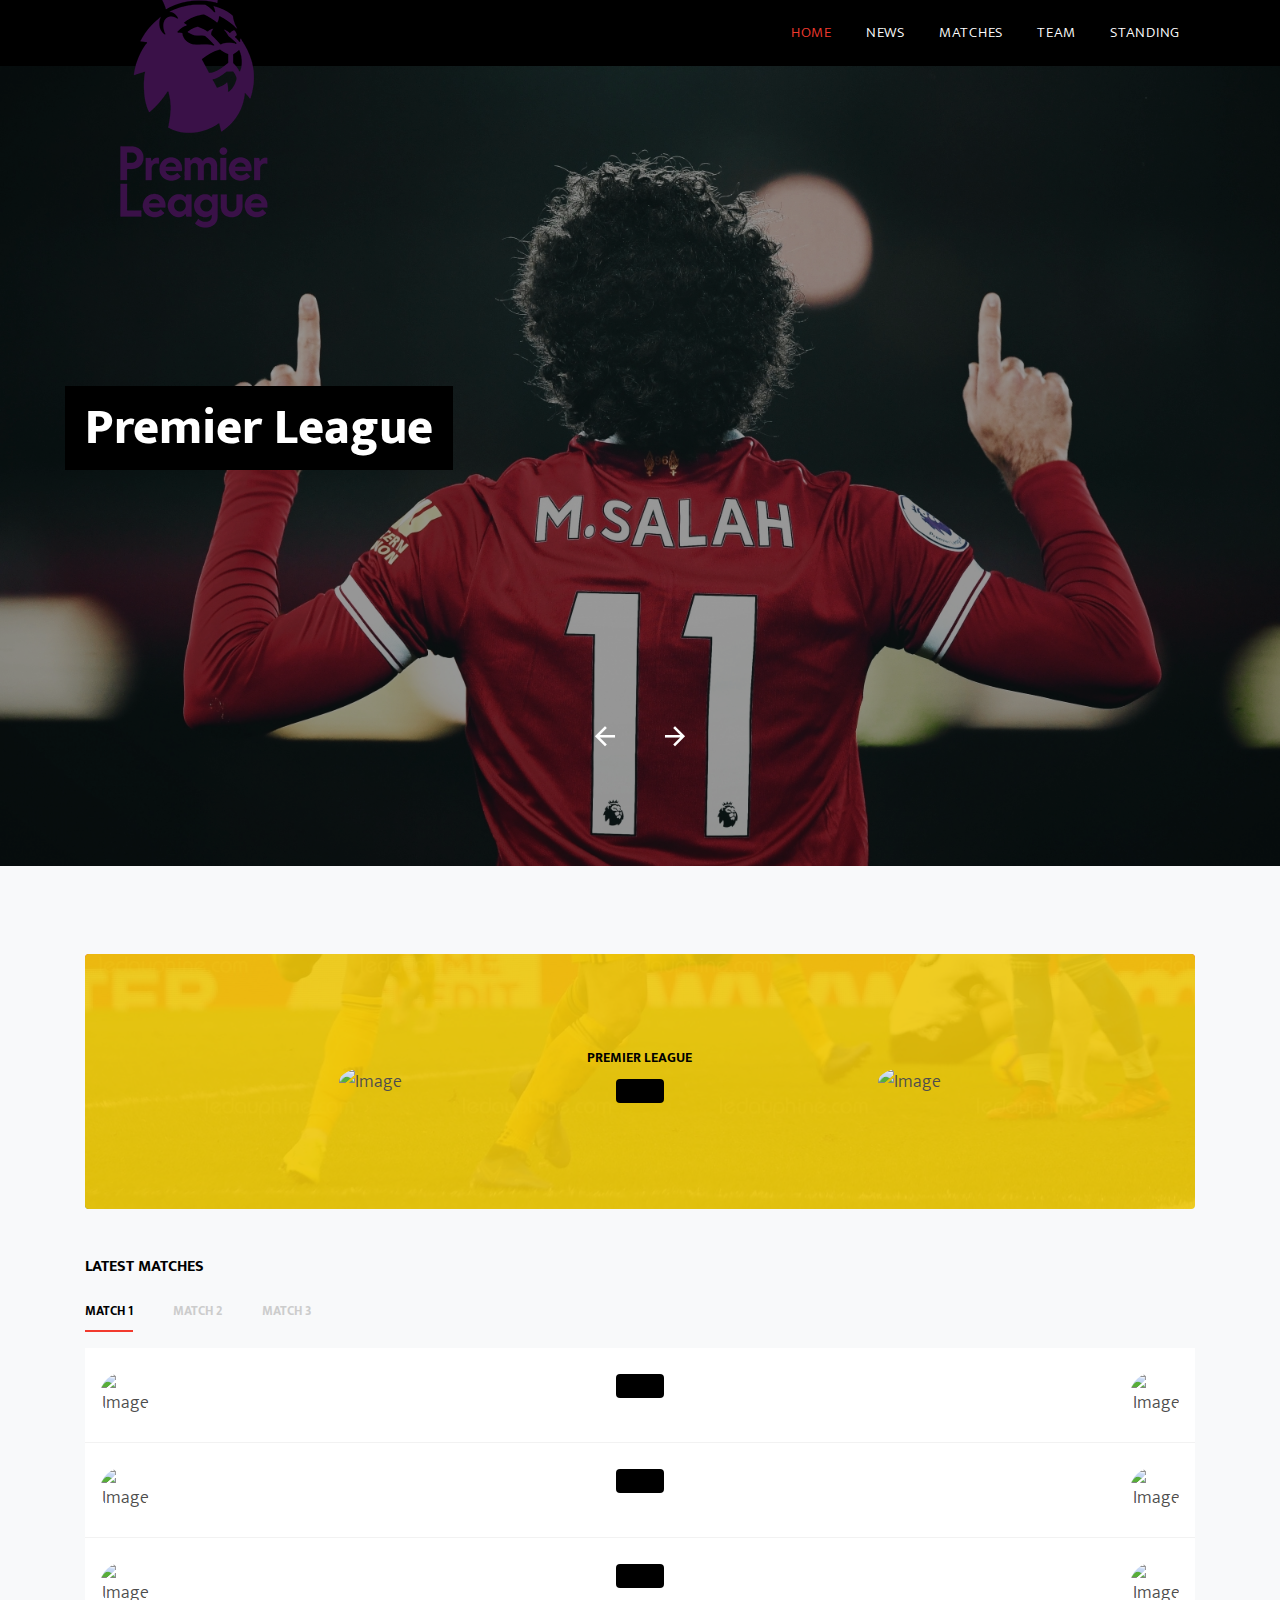
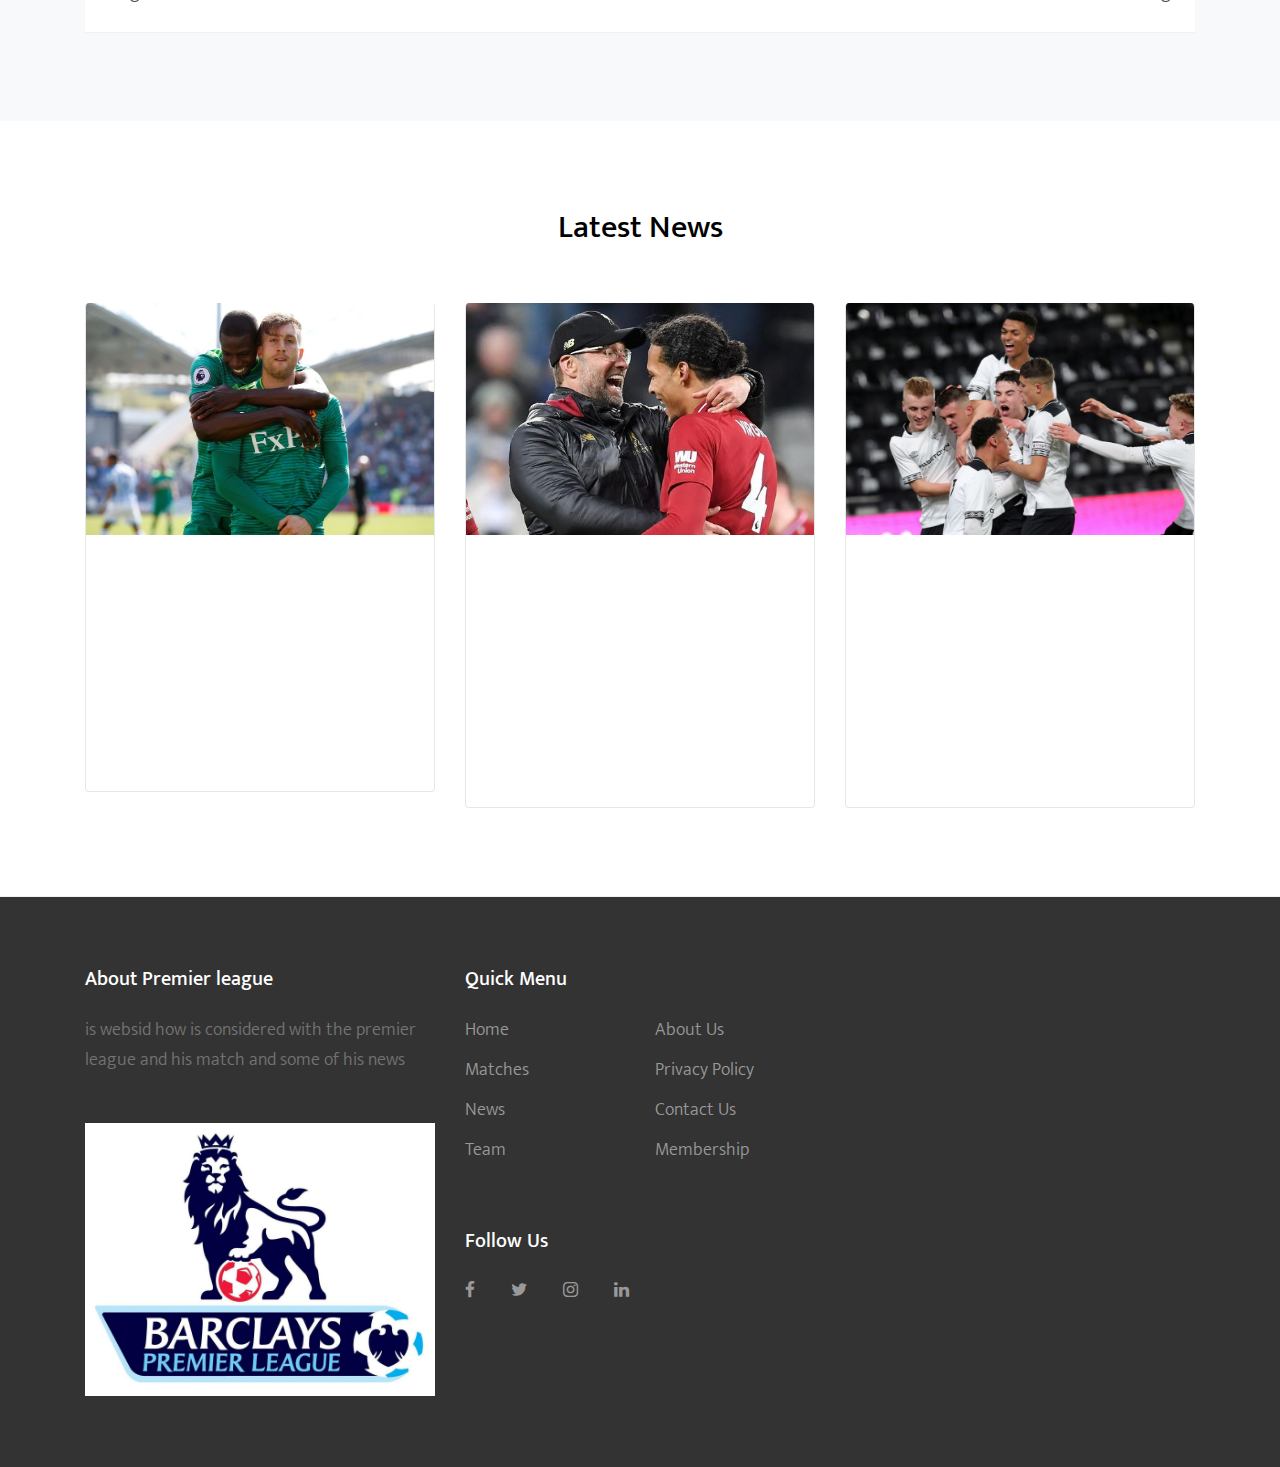
<file: index.html>
<!DOCTYPE html>
<html lang="en">
  <head>
    <title>Premier Leaugue</title>
    <meta charset="utf-8">
    <meta name="viewport" content="width=device-width, initial-scale=1, shrink-to-fit=no">

    <link rel="stylesheet" href="https://fonts.googleapis.com/css?family=Mukta:300,400,700"> 
    <link rel="stylesheet" href="fonts/icomoon/style.css">

    <link rel="stylesheet" href="css/bootstrap.min.css">
    <link rel="stylesheet" href="css/magnific-popup.css">
    <link rel="stylesheet" href="css/jquery-ui.css">
    <link rel="stylesheet" href="css/owl.carousel.min.css">
    <link rel="stylesheet" href="css/owl.theme.default.min.css">


    <link rel="stylesheet" href="css/aos.css">

    <link rel="stylesheet" href="css/style.css">
    <script type="text/javascript" src="jquery-3.4.0.min.js"></script>
    <script type="text/javascript">
      
if ('serviceWorker' in navigator){
  window.addEventListener('load',function() {
  navigator.serviceWorker.register('/sw.js').then(
    function(registration){
    //Registration was successful
    console.log('ServiceWorker registration successful with scope:',registration.scope)
    },
    function(err){
    //registartion failed:(
    console.log('ServiceWorker registration failed:',err)
    })
  })
}

    </script>
  <link rel="manifest"  href="manifest.json">
  <link rel="icon" type="image/png" sizes="512*512" href="images/logo.png">
  <meta name="theme-color" content="#009688">
  <script src='/app.js'></script>
    <script type="text/javascript">


match();
news();
var dateobj = new Date(); 
  
// Contents of above date object is converted 
// into a string using toISOString() function. 
var B = dateobj.toISOString();
//console.log(B);
function formatDate() {
    var d = new Date(),
        month = '' + (d.getMonth() + 1),
        day = '' + d.getDate(),
        year = d.getFullYear();

    if (month.length < 2) month = '0' + month;
    if (day.length < 2) day = '0' + day;

    return [year, month, day].join('-');
}


/*var xhr = new XMLHttpRequest();
xhr.onreadystatechange = (function (myxhr) {
return function () {
myCallback(myxhr);
};
}(xhr));
xhr.open('GET', 'http://date.jsontest.com/', true);
fetch(xhr);
xhr.send('');
 function myCallback(x) {
if (xhr.readyState < 4) {
return; // not ready yet
}
if (xhr.status !== 200) {
alert('Error!'); // the HTTP status code is not OK
return;
}
var jsonObj = JSON.parse(xhr.responseText);
// all is fine, do the work
document.getElementById("3").innerHTML = jsonObj.time;  
        document.getElementById("2").innerHTML = jsonObj.time;  
alert(xhr.responseText);
}*/
$(document).ready( function(){
$('#2').load();
refresh();
});
 
function refresh()
{
  setTimeout( function() {
    //  $('#2').fadeOut('slow').load().fadeIn('slow');
    load();
    refresh();
  }, 200000);
}
//load();

    </script>
  </head>
  <body>
  
  <div class="site-wrap">

    <div class="site-mobile-menu">
      <div class="site-mobile-menu-header">
        <div class="site-mobile-menu-logo">
          <a href="#"><img src="images/logo.png" alt="Image"></a>
        </div>
        <div class="site-mobile-menu-close mt-3">
          <span class="icon-close2 js-menu-toggle"></span>
        </div>
      </div>
      <div class="site-mobile-menu-body"></div>
    </div>

    <header class="site-navbar absolute transparent" role="banner">
      
      <nav class="site-navigation position-relative text-right bg-black text-md-right" role="navigation">
        <div class="container position-relative">
          <div class="site-logo">
            <a href="index.html"><img src="images/logo.png" alt=""></a>
          </div>

          <div class="d-inline-block d-md-none ml-md-0 mr-auto py-3"><a href="#" class="site-menu-toggle js-menu-toggle text-white"><span class="icon-menu h3"></span></a></div>

          <ul class="site-menu js-clone-nav d-none d-md-block">
            <li class="active" >
              <a href="index.html">Home</a>
              
            </li>
            <li >
              <a href="news.html">News</a>
              
            </li>
            <li><a href="matches.html">Matches</a></li>
            <li><a href="team.html">Team</a></li>
            <li><a href="standing.html">standing</a></li>
            
            
          </ul>
        </div>
      </nav>
    </header>
    


    <div class="slide-one-item home-slider owl-carousel">
      <div class="site-blocks-cover overlay" style="background-image: url(images/hero_bg_2.jpg);" data-aos="fade" data-stellar-background-ratio="0.5">
        <div class="container">
          <div class="row align-items-center justify-content-start">
            <div class="col-md-6 text-center text-md-left" data-aos="fade-up" data-aos-delay="400">
              <h1 class="bg-text-line">Premier League</h1>
              
            </div>
          </div>
        </div>
      </div>  

      <div class="site-blocks-cover overlay" style="background-image: url(images/hero_bg_4.jpg);" data-aos="fade" data-stellar-background-ratio="0.5">
        <div class="container">
          <div class="row align-items-center justify-content-start">
            <div class="col-md-6 text-center text-md-left" data-aos="fade-up" data-aos-delay="400">
              <h1 class="bg-text-line">Premier League</h1>

            </div>
          </div>
        </div>
      </div>  

      <div class="site-blocks-cover overlay" style="background-image: url(images/hero_bg_3.jpg);" data-aos="fade" data-stellar-background-ratio="0.5">
        <div class="container">
          <div class="row align-items-center justify-content-start">
            <div class="col-md-6 text-center text-md-left" data-aos="fade-up" data-aos-delay="400">
              <h1 class="bg-text-line">Premier League</h1>
            </div>
          </div>
        </div>
      </div>  
    </div>
    

    

    <div class="site-blocks-vs site-section bg-light">
      <div class="container">



        <div class="bg-image overlay-success rounded mb-5" style="background-image: url('images/hero_bg_1.jpg');" data-stellar-background-ratio="0.5">
          
          <div class="row align-items-center">
            <div class="col-md-12 col-lg-4 mb-4 mb-lg-0">

              <div class="text-center text-lg-left">
                <div class="d-block d-lg-flex align-items-center">
                  <div class="image mx-auto mb-3 mb-lg-0 mr-lg-3">
                    <img  alt="Image" class="img-fluid">
                  </div>
                  <div class="text">
                    <h3 class="h5 mb-0 text-black"></h3>
                    
                  </div>
                </div>
              </div>

            </div>
            <div class="col-md-12 col-lg-4 text-center mb-4 mb-lg-0">
              <div class="d-inline-block">
                <p class="mb-2"><small class="text-uppercase text-black font-weight-bold">Premier League </small></p>
                <div class="bg-black py-2 px-4 mb-2 text-white d-inline-block rounded"><h5 class="resultat"></h5></div>
                
              </div>
            </div>

            <div class="col-md-12 col-lg-4 text-center text-lg-right">
              <div class="">
                <div class="d-block d-lg-flex align-items-center">
                  <div class="image mx-auto ml-lg-3 mb-3 mb-lg-0 order-2">
                    <img  alt="Image" class="img-fluid">
                  </div>
                  <div class="text order-1">
                    <h3 class="h5 mb-0 text-black"></h3>
                    
                  </div>
                </div>
              </div>
            </div>

          </div>
        </div>

                <div class="row">
          <div class="col-md-12">

            <h2 class="h6 text-uppercase text-black font-weight-bold mb-3">Latest Matches</h2>
            <div class="site-block-tab">
              <ul class="nav nav-pills mb-3" id="pills-tab" role="tablist">
                <li class="nav-item">
                  <a class="nav-link active" id="pills-home-tab" data-toggle="pill" href="#pills-home" role="tab" aria-controls="pills-home" aria-selected="true">Match 1</a>
                </li>
                <li class="nav-item">
                  <a class="nav-link" id="pills-profile-tab" data-toggle="pill" href="#pills-profile" role="tab" aria-controls="pills-profile" aria-selected="false">Match 2</a>
                </li>
                <li class="nav-item">
                  <a class="nav-link" id="pills-contact-tab" data-toggle="pill" href="#pills-contact" role="tab" aria-controls="pills-contact" aria-selected="false">Match 3</a>
                </li>
              </ul>
              <div class="tab-content" id="pills-tabContent">
                <div class="tab-pane fade show active" id="pills-home" role="tabpanel" aria-labelledby="pills-home-tab">

                  <div class="row align-items-center">
                    <div class="col-md-12">


                      <div class="row bg-white align-items-center ml-0 mr-0 py-4 match-entry">
                        <div class="col-md-4 col-lg-4 mb-4 mb-lg-0">

                          <div class="text-center text-lg-left">
                            <div class="d-block d-lg-flex align-items-center">
                              <div class="image image-small text-center mb-3 mb-lg-0 mr-lg-3">
                                <img  alt="Image" class="img-fluid">
                              </div>
                              <div class="text">
                               <span class="h5 mb-0 text-black"></span>
                                
                              </div>
                            </div>
                          </div>

                        </div>
                        <div class="col-md-4 col-lg-4 text-center mb-4 mb-lg-0">
                          <div class="d-inline-block">
                            <div class="bg-black py-2 px-4 mb-2 text-white d-inline-block rounded"><h5 class="resultat"></h5></div>
                          </div>
                        </div>

                        <div class="col-md-4 col-lg-4 text-center text-lg-right">
                          <div class="">
                            <div class="d-block d-lg-flex align-items-center">
                              <div class="image image-small ml-lg-3 mb-3 mb-lg-0 order-2">
                                <img  alt="Image" class="img-fluid">
                              </div>
                              <div class="text order-1 w-100">
                                <h3 class="h5 mb-0 text-black"></h3>
                                
                              </div>
                            </div>
                          </div>
                        </div>
                      </div>

                      <!-- END row -->

                      <div class="row bg-white align-items-center ml-0 mr-0 py-4 match-entry">
                        <div class="col-md-4 col-lg-4 mb-4 mb-lg-0">

                          <div class="text-center text-lg-left">
                            <div class="d-block d-lg-flex align-items-center">
                              <div class="image image-small text-center mb-3 mb-lg-0 mr-lg-3">
                                <img  alt="Image" class="img-fluid">
                              </div>
                              <div class="text">
                                <h3 class="h5 mb-0 text-black"></h3>
                                
                              </div>
                            </div>
                          </div>

                        </div>
                        <div class="col-md-4 col-lg-4 text-center mb-4 mb-lg-0">
                          <div class="d-inline-block">
                            <div class="bg-black py-2 px-4 mb-2 text-white d-inline-block rounded"><h5 class="resultat"></h5></div>
                          </div>
                        </div>

                        <div class="col-md-4 col-lg-4 text-center text-lg-right">
                          <div class="">
                            <div class="d-block d-lg-flex align-items-center">
                              <div class="image image-small ml-lg-3 mb-3 mb-lg-0 order-2">
                                <img  alt="Image" class="img-fluid">
                              </div>
                              <div class="text order-1 w-100">
                                <h3 class="h5 mb-0 text-black"></h3>
                                
                              </div>
                            </div>
                          </div>
                        </div>
                      </div>

                      <!-- END row -->

                      <div class="row bg-white align-items-center ml-0 mr-0 py-4 match-entry">
                        <div class="col-md-4 col-lg-4 mb-4 mb-lg-0">

                          <div class="text-center text-lg-left">
                            <div class="d-block d-lg-flex align-items-center">
                              <div class="image image-small text-center mb-3 mb-lg-0 mr-lg-3">
                                <img  alt="Image" class="img-fluid">
                              </div>
                              <div class="text">
                                <h3 class="h5 mb-0 text-black"></h3>
                                
                              </div>
                            </div>
                          </div>

                        </div>
                        <div class="col-md-4 col-lg-4 text-center mb-4 mb-lg-0">
                          <div class="d-inline-block">
                            <div class="bg-black py-2 px-4 mb-2 text-white d-inline-block rounded"><h5 class="resultat"></h5></div>
                          </div>
                        </div>

                        <div class="col-md-4 col-lg-4 text-center text-lg-right">
                          <div class="">
                            <div class="d-block d-lg-flex align-items-center">
                              <div class="image image-small ml-lg-3 mb-3 mb-lg-0 order-2">
                                <img   alt="Image" class="img-fluid">
                              </div>
                              <div class="text order-1 w-100">
                                <h3 class="h5 mb-0 text-black"></h3>
                                
                              </div>
                            </div>
                          </div>
                        </div>
                      </div>

                      <!-- END row -->

                    </div>

                  </div>
                </div>
                <div class="tab-pane fade" id="pills-profile" role="tabpanel" aria-labelledby="pills-profile-tab">
                  <div class="row align-items-center">
                    <div class="col-md-12">


                      <div class="row bg-white align-items-center ml-0 mr-0 py-4 match-entry">
                        <div class="col-md-4 col-lg-4 mb-4 mb-lg-0">

                          <div class="text-center text-lg-left">
                            <div class="d-block d-lg-flex align-items-center">
                              <div class="image image-small text-center mb-3 mb-lg-0 mr-lg-3">
                                <img  alt="Image" class="img-fluid">
                              </div>
                              <div class="text">
                                <h3 class="h5 mb-0 text-black"></h3>
                                
                              </div>
                            </div>
                          </div>

                        </div>
                        <div class="col-md-4 col-lg-4 text-center mb-4 mb-lg-0">
                          <div class="d-inline-block">
                            <div class="bg-black py-2 px-4 mb-2 text-white d-inline-block rounded"><h5 class="resultat"></h5></div>
                          </div>
                        </div>

                        <div class="col-md-4 col-lg-4 text-center text-lg-right">
                          <div class="">
                            <div class="d-block d-lg-flex align-items-center">
                              <div class="image image-small ml-lg-3 mb-3 mb-lg-0 order-2">
                                <img  alt="Image" class="img-fluid">
                              </div>
                              <div class="text order-1 w-100">
                                <h3 class="h5 mb-0 text-black"></h3>
                               
                              </div>
                            </div>
                          </div>
                        </div>
                      </div>

                      <!-- END row -->

                      <div class="row bg-white align-items-center ml-0 mr-0 py-4 match-entry">
                        <div class="col-md-4 col-lg-4 mb-4 mb-lg-0">

                          <div class="text-center text-lg-left">
                            <div class="d-block d-lg-flex align-items-center">
                              <div class="image image-small text-center mb-3 mb-lg-0 mr-lg-3">
                                <img  alt="Image" class="img-fluid">
                              </div>
                              <div class="text">
                                <h3 class="h5 mb-0 text-black"></h3>
                                
                              </div>
                            </div>
                          </div>

                        </div>
                        <div class="col-md-4 col-lg-4 text-center mb-4 mb-lg-0">
                          <div class="d-inline-block">
                            <div class="bg-black py-2 px-4 mb-2 text-white d-inline-block rounded"><h5 class="resultat"></h5></div>
                          </div>
                        </div>

                        <div class="col-md-4 col-lg-4 text-center text-lg-right">
                          <div class="">
                            <div class="d-block d-lg-flex align-items-center">
                              <div class="image image-small ml-lg-3 mb-3 mb-lg-0 order-2">
                                <img  alt="Image" class="img-fluid">
                              </div>
                              <div class="text order-1 w-100">
                                <h3 class="h5 mb-0 text-black"></h3>
                                
                              </div>
                            </div>
                          </div>
                        </div>
                      </div>

                      <!-- END row -->

                      <div class="row bg-white align-items-center ml-0 mr-0 py-4 match-entry">
                        <div class="col-md-4 col-lg-4 mb-4 mb-lg-0">

                          <div class="text-center text-lg-left">
                            <div class="d-block d-lg-flex align-items-center">
                              <div class="image image-small text-center mb-3 mb-lg-0 mr-lg-3">
                                <img  alt="Image" class="img-fluid">
                              </div>
                              <div class="text">
                                <h3 class="h5 mb-0 text-black"></h3>
                                
                              </div>
                            </div>
                          </div>

                        </div>
                        <div class="col-md-4 col-lg-4 text-center mb-4 mb-lg-0">
                          <div class="d-inline-block">
                            <div class="bg-black py-2 px-4 mb-2 text-white d-inline-block rounded"><h5 class="resultat"></h5></div>
                          </div>
                        </div>

                        <div class="col-md-4 col-lg-4 text-center text-lg-right">
                          <div class="">
                            <div class="d-block d-lg-flex align-items-center">
                              <div class="image image-small ml-lg-3 mb-3 mb-lg-0 order-2">
                                <img  alt="Image" class="img-fluid">
                              </div>
                              <div class="text order-1 w-100">
                                <h3 class="h5 mb-0 text-black"></h3>
                                
                              </div>
                            </div>
                          </div>
                        </div>
                      </div>

                      <!-- END row -->

                    </div>

                  </div>
                </div>
                <div class="tab-pane fade" id="pills-contact" role="tabpanel" aria-labelledby="pills-contact-tab">
                  <div class="row align-items-center">
                    <div class="col-md-12">


                      <div class="row bg-white align-items-center ml-0 mr-0 py-4 match-entry">
                        <div class="col-md-4 col-lg-4 mb-4 mb-lg-0">

                          <div class="text-center text-lg-left">
                            <div class="d-block d-lg-flex align-items-center">
                              <div class="image image-small text-center mb-3 mb-lg-0 mr-lg-3">
                                <img  alt="Image" class="img-fluid">
                              </div>
                              <div class="text">
                                <h3 class="h5 mb-0 text-black"></h3>
                                
                              </div>
                            </div>
                          </div>

                        </div>
                        <div class="col-md-4 col-lg-4 text-center mb-4 mb-lg-0">
                          <div class="d-inline-block">
                            <div class="bg-black py-2 px-4 mb-2 text-white d-inline-block rounded"><h5 class="resultat"></h5></div>
                          </div>
                        </div>

                        <div class="col-md-4 col-lg-4 text-center text-lg-right">
                          <div class="">
                            <div class="d-block d-lg-flex align-items-center">
                              <div class="image image-small ml-lg-3 mb-3 mb-lg-0 order-2">
                                <img  alt="Image" class="img-fluid">
                              </div>
                              <div class="text order-1 w-100">
                                <h3 class="h5 mb-0 text-black"></h3>
                                <span class="text-uppercase small country"></span>
                              </div>
                            </div>
                          </div>
                        </div>
                      </div>

                      <!-- END row -->

                      <div class="row bg-white align-items-center ml-0 mr-0 py-4 match-entry">
                        <div class="col-md-4 col-lg-4 mb-4 mb-lg-0">

                          <div class="text-center text-lg-left">
                            <div class="d-block d-lg-flex align-items-center">
                              <div class="image image-small text-center mb-3 mb-lg-0 mr-lg-3">
                                <img  alt="Image" class="img-fluid">
                              </div>
                              <div class="text">
                                <h3 class="h5 mb-0 text-black"></h3>
                                
                              </div>
                            </div>
                          </div>

                        </div>
                        <div class="col-md-4 col-lg-4 text-center mb-4 mb-lg-0">
                          <div class="d-inline-block">
                            <div class="bg-black py-2 px-4 mb-2 text-white d-inline-block rounded"><h5 class="resultat"></h5></div>
                          </div>
                        </div>

                        <div class="col-md-4 col-lg-4 text-center text-lg-right">
                          <div class="">
                            <div class="d-block d-lg-flex align-items-center">
                              <div class="image image-small ml-lg-3 mb-3 mb-lg-0 order-2">
                                <img  alt="Image" class="img-fluid">
                              </div>
                              <div class="text order-1 w-100">
                                <h3 class="h5 mb-0 text-black"></h3>
                                
                              </div>
                            </div>
                          </div>
                        </div>
                      </div>

                      <!-- END row -->

                      <div class="row bg-white align-items-center ml-0 mr-0 py-4 match-entry">
                        <div class="col-md-4 col-lg-4 mb-4 mb-lg-0">

                          <div class="text-center text-lg-left">
                            <div class="d-block d-lg-flex align-items-center">
                              <div class="image image-small text-center mb-3 mb-lg-0 mr-lg-3">
                                <img  alt="Image" class="img-fluid">
                              </div>
                              <div class="text">
                                <h3 class="h5 mb-0 text-black"></h3>
                                
                              </div>
                            </div>
                          </div>

                        </div>
                        <div class="col-md-4 col-lg-4 text-center mb-4 mb-lg-0">
                          <div class="d-inline-block">
                            <div class="bg-black py-2 px-4 mb-2 text-white d-inline-block rounded"><h5 class="resultat"></h5></div>
                          </div>
                        </div>

                        <div class="col-md-4 col-lg-4 text-center text-lg-right">
                          <div class="">
                            <div class="d-block d-lg-flex align-items-center">
                              <div class="image image-small ml-lg-3 mb-3 mb-lg-0 order-2">
                                <img  alt="Image" class="img-fluid">
                              </div>
                              <div class="text order-1 w-100">
                                <h3 class="h5 mb-0 text-black"></h3>
                                
                              </div>
                            </div>
                          </div>
                        </div>
                      </div>

                      <!-- END row -->

                    </div>

                  </div>
                </div>
              </div>
            </div>
          </div>
        </div>
      </div>
    </div>
    


    <div class="site-section">
      <div class="container">
        <div class="row mb-5">
          <div class="col-md-12 text-center">
            <h2 class="text-black">Latest News</h2>
          </div>
        </div>
        <div class="row">
          <div class="col-md-6 col-lg-4">
            <div class="post-entry">
              <div class="image">
                <img class="img-fluid" src="news/RTRMADP_3_SOCCER-ENGLAND-HDD-WAT.jpg" alt="Image" class="img-fluid">
              </div>
              <div class="text p-4">
                <p><a class="url article" href="https://www.premierleague.com/news/1205670">
                <h5 class="news-h2">Rapid Deulofeu can strike fear into Chelsea's defence</h5>
                
                <p class="mb-0">Adrian Clarke says Watford attacker visits Stamford Bridge on Sunday in fine form having been switched to a role up front</p></a></p>
                
               
                
              </div>
            </div>
          </div>
          <div class="col-md-6 col-lg-4">
            <div class="post-entry">
               <div class="image">
                <p>
                <img class="img-fluid"  src="news/NfaBfNyf.jpg" alt="Image" class="img-fluid">
              </div>
              <div class="text p-4">
                  <p><a class="url article" href="https://www.premierleague.com/news/1205670">
                <h5 class="news-h2">Rapid Deulofeu can strike fear into Chelsea's defence</h5>
                
                <p class="mb-0">Adrian Clarke says Watford attacker visits Stamford Bridge on Sunday in fine form having been switched to a role up front</p></a></p>
              </div>
            </div>
          </div>
          <div class="col-md-6 col-lg-4">
            <div class="post-entry">
              <div class="image">
                <p>
                <img class="img-fluid" src="news/derby-u18-players-celebrate-wide.png" alt="Image" class="img-fluid">
              </div>
              <div class="text p-4">
                 <p><a class="url article" href="https://www.premierleague.com/news/1205670">
                <h5 class="news-h2">Rapid Deulofeu can strike fear into Chelsea's defence</h5>
                
                <p class="mb-0">Adrian Clarke says Watford attacker visits Stamford Bridge on Sunday in fine form having been switched to a role up front</p></a></p>
              </div>
              </div>
            </div>
          </div>
        </div>
      </div>
    </div>
    
    
    <footer class="site-footer border-top">
      <div class="container">
        <div class="row">
          <div class="col-lg-4">
            <div class="mb-5">
              <h3 class="footer-heading mb-4">About Premier league</h3>
              <p>is websid how is considered with the premier league and his match and some of his news</p>
            </div>
            <div class="image">
                <img src="images/img_3_sq.jpg" alt="Image" class="img-fluid">
              </div>

            
            
          </div>
          <div class="col-lg-4 mb-5 mb-lg-0">
            <div class="row mb-5">
              <div class="col-md-12">
                <h3 class="footer-heading mb-4">Quick Menu</h3>
              </div>
              <div class="col-md-6 col-lg-6">
                <ul class="list-unstyled">
                  <li><a href="#">Home</a></li>
                  <li><a href="#">Matches</a></li>
                  <li><a href="#">News</a></li>
                  <li><a href="#">Team</a></li>
                </ul>
              </div>
              <div class="col-md-6 col-lg-6">
                <ul class="list-unstyled">
                  <li><a href="#">About Us</a></li>
                  <li><a href="#">Privacy Policy</a></li>
                  <li><a href="#">Contact Us</a></li>
                  <li><a href="#">Membership</a></li>
                </ul>
              </div>
            </div>

            <div class="row">
              <div class="col-md-12">
                <h3 class="footer-heading mb-4">Follow Us</h3>

                <div>
                  <a href="https://www.facebook.com/premierleague/" class="pl-0 pr-3"><span class="icon-facebook"></span></a>
                  <a href="https://twitter.com/premierleague" class="pl-3 pr-3"><span class="icon-twitter"></span></a>
                  <a href="https://www.instagram.com/premierleague/" class="pl-3 pr-3"><span class="icon-instagram"></span></a>
                  <a href="https://www.linkedin.com/company/the-premier-league" class="pl-3 pr-3"><span class="icon-linkedin"></span></a>
                </div>
              </div>
            </div>

          </div>



            
          
        </div>
        
      </div>
    </footer>
  </div>

  <script src="js/jquery-3.3.1.min.js"></script>
  <script src="js/jquery-migrate-3.0.1.min.js"></script>
  <script src="js/jquery-ui.js"></script>
  <script src="js/popper.min.js"></script>
  <script src="js/bootstrap.min.js"></script>
  <script src="js/owl.carousel.min.js"></script>
  <script src="js/jquery.stellar.min.js"></script>
  <script src="js/jquery.countdown.min.js"></script>
  <script src="js/jquery.magnific-popup.min.js"></script>
  <script src="js/aos.js"></script>

  <script src="js/main.js"></script>
    
  </body>
</html>
</file>
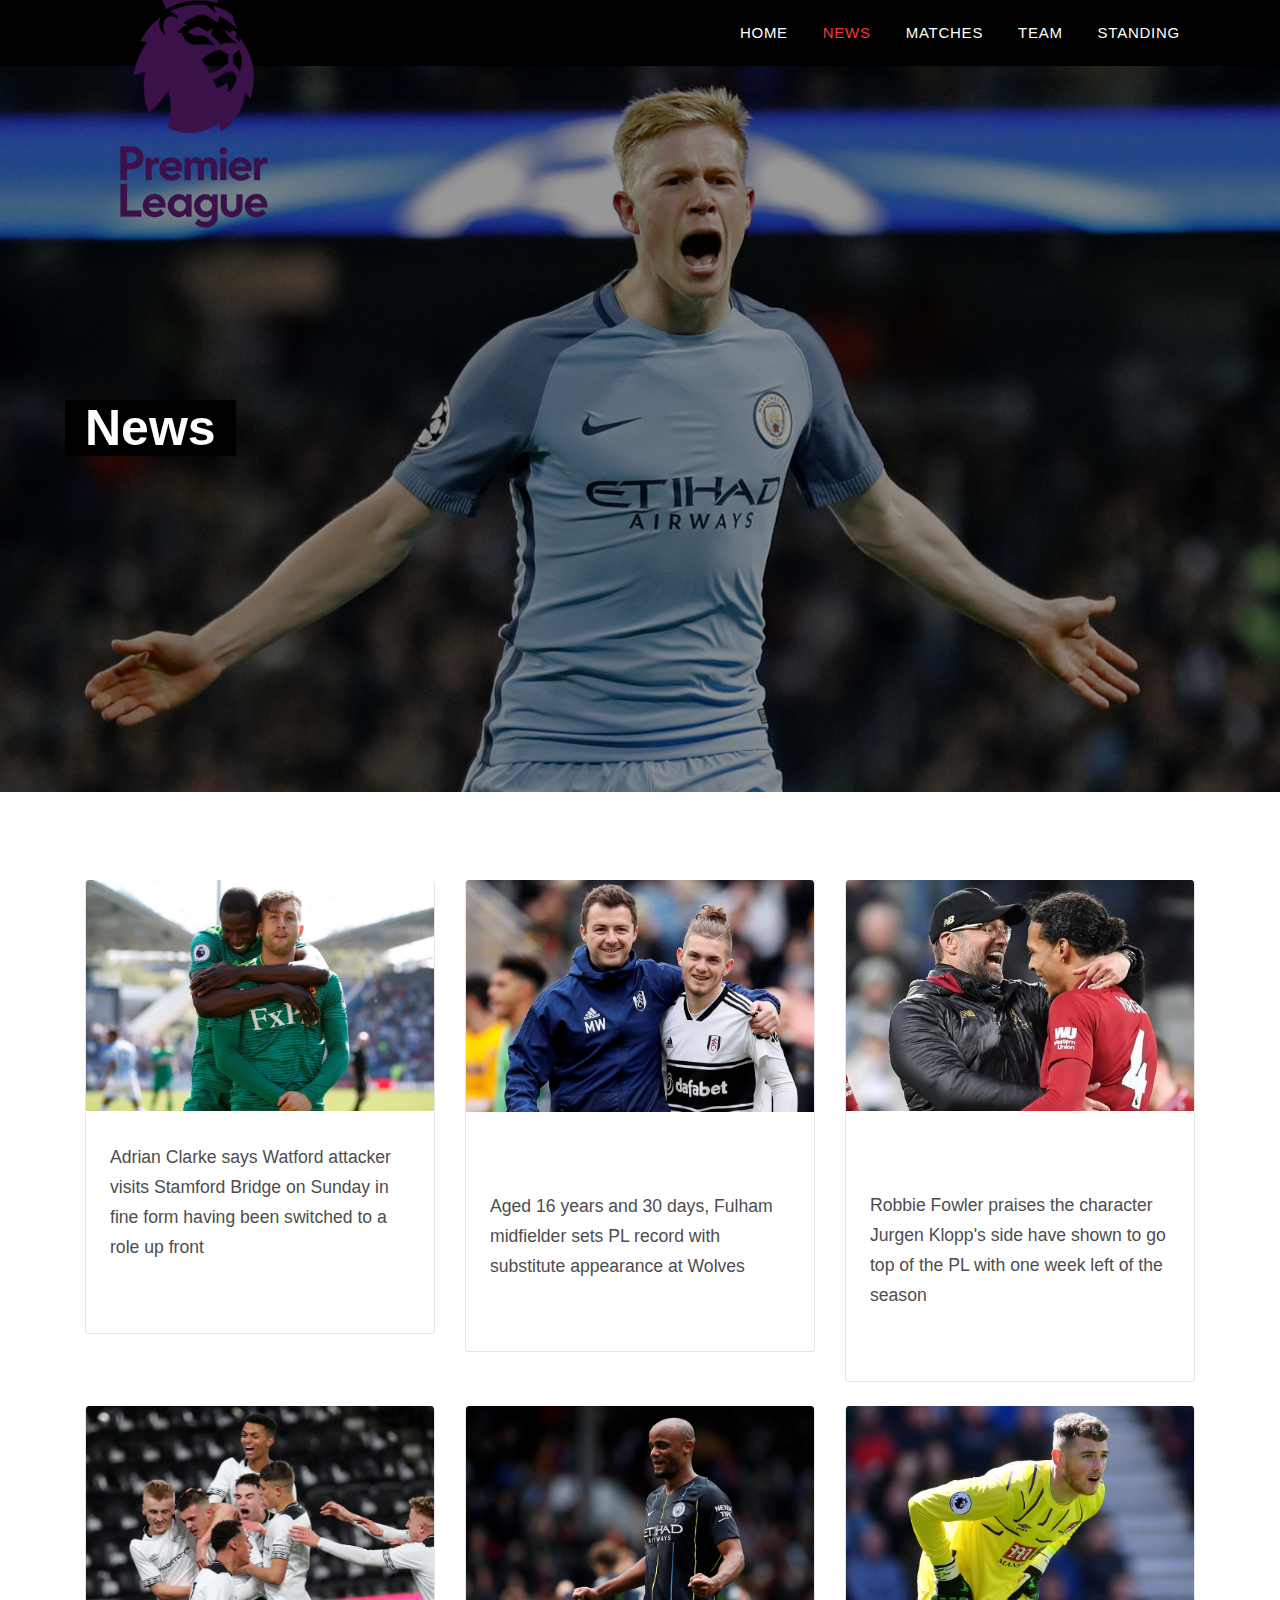
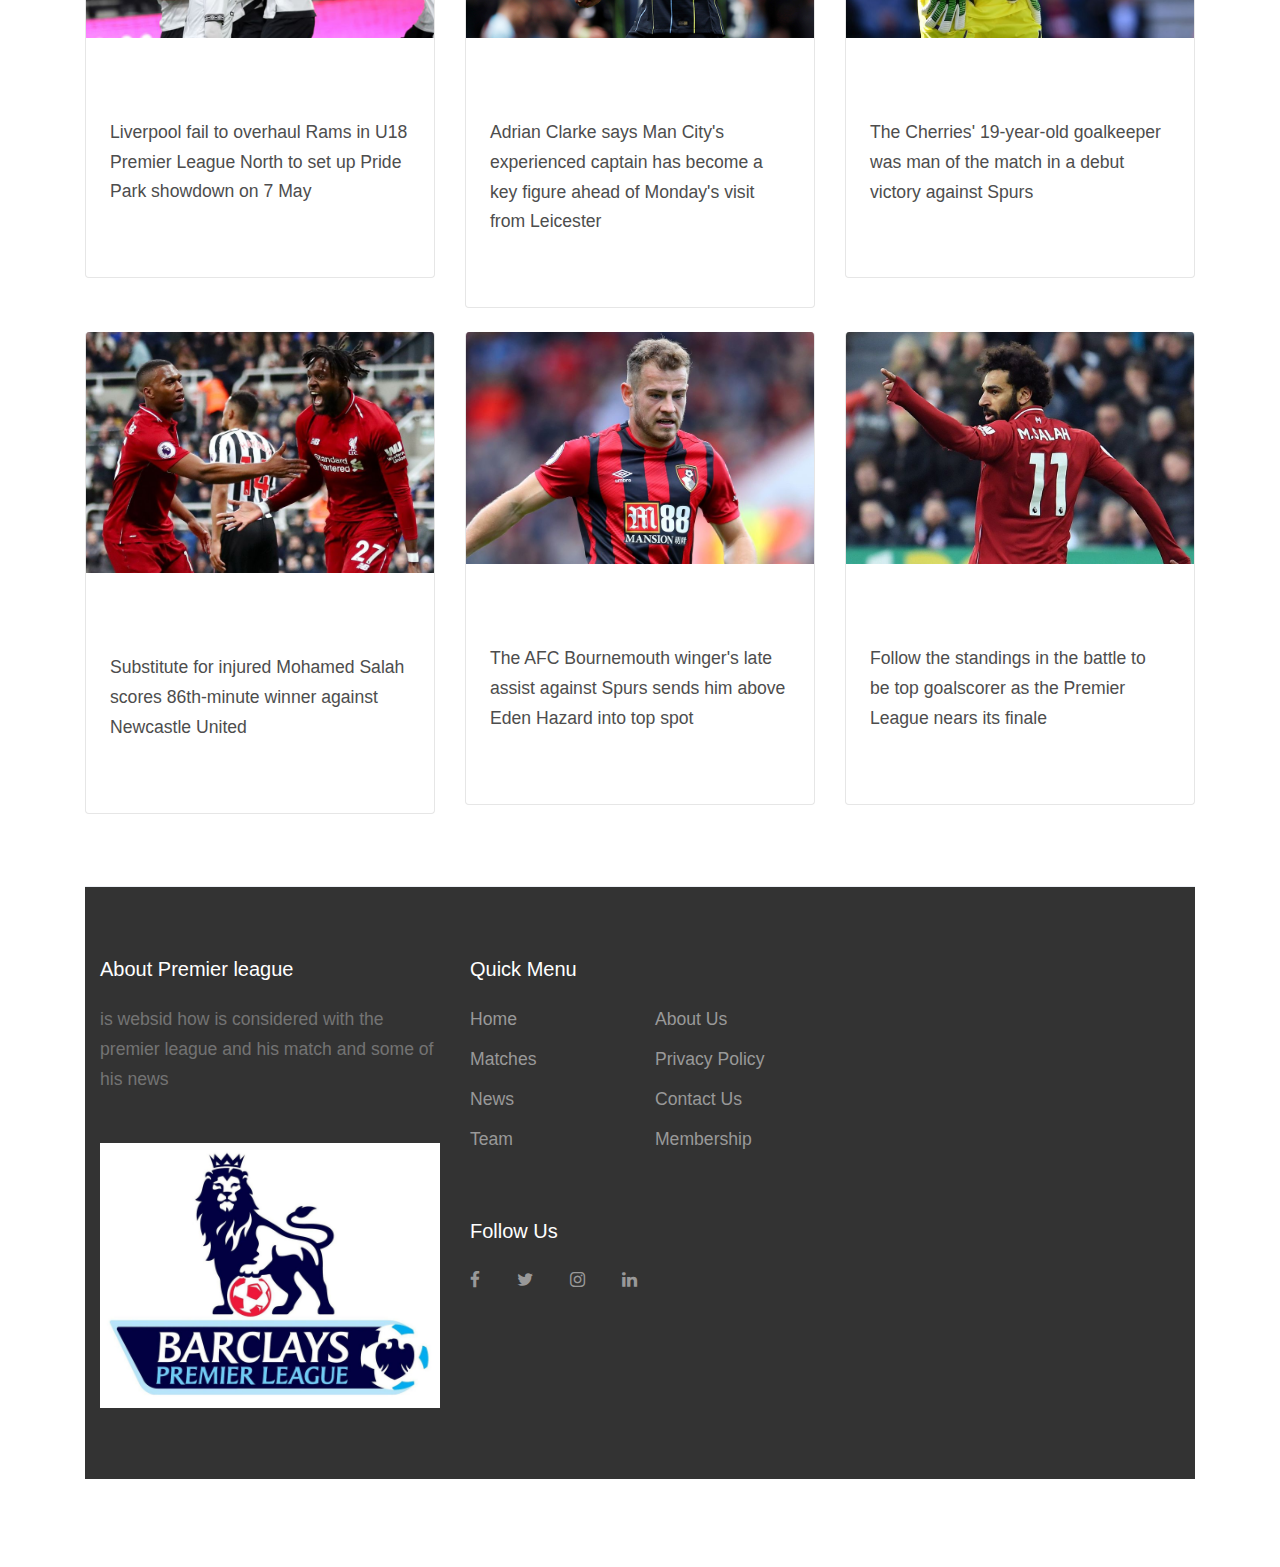
<file: news.html>
<!DOCTYPE html>
<html lang="en">
  <head>
    <title>Premier Leaugue News</title>
    <meta charset="utf-8">
    <meta name="viewport" content="width=device-width, initial-scale=1, shrink-to-fit=no">

    <link rel="stylesheet" href="https://fonts.googleapis.com/css?family=Mukta:300,400,700"> 
    <link rel="stylesheet" href="fonts/icomoon/style.css">

    <link rel="stylesheet" href="css/bootstrap.min.css">
    <link rel="stylesheet" href="css/magnific-popup.css">
    <link rel="stylesheet" href="css/jquery-ui.css">
    <link rel="stylesheet" href="css/owl.carousel.min.css">
    <link rel="stylesheet" href="css/owl.theme.default.min.css">


    <link rel="stylesheet" href="css/aos.css">

    <link rel="stylesheet" href="css/style.css">
    <script type="text/javascript">
     function load()  
{  
   var url = "https://newsapi.org/v2/everything?q=premier%20league&from=2019-04-00&apiKey=81958183635c47bfa263904788fbe45b";//use any url that have json data  
   var request;  
  
   if(window.XMLHttpRequest){    
    request=new XMLHttpRequest();//for Chrome, mozilla etc  
   }  
   else if(window.ActiveXObject){    
    request=new ActiveXObject("Microsoft.XMLHTTP");//for IE only  
   }    
   request.onreadystatechange  = function(){  
      if (request.readyState == 4  )  
      {  
        var jsonObj = JSON.parse(request.responseText);//JSON.parse() returns JSON object  
        var news = document.getElementsByClassName("h5 text-black");
       var img=document.getElementsByClassName("img-fluid");
       var a=document.getElementsByClassName("url article");
       var p=document.getElementsByClassName("mb-0");
     
for(var i =0; i < news.length; i++)
{

   news[i].innerHTML=jsonObj.articles[i].description;
   img[i].src=jsonObj.articles[i].urlToImage;
   a[i].href=jsonObj.articles[i].url;
   p[i].innerHTML=jsonObj.articles[i].title;
} 

       // document.getElementById("3").innerHTML = jsonObj[0].country_id;  
        //document.getElementById("2").innerHTML = jsonObj[1].country_id;  
      }  
   }  
   request.open("GET", url, true);  
   request.send();  
}
load();
</script>
    
  </head>
  <body>
  
  <div class="site-wrap">

    <div class="site-mobile-menu">
      <div class="site-mobile-menu-header">
        <div class="site-mobile-menu-logo">
          <a href="#"><img src="images/logo.png" alt="Image"></a>
        </div>
        <div class="site-mobile-menu-close mt-3">
          <span class="icon-close2 js-menu-toggle"></span>
        </div>
      </div>
      <div class="site-mobile-menu-body"></div>
    </div>

    <header class="site-navbar absolute transparent" role="banner">
      
      <nav class="site-navigation position-relative text-right bg-black text-md-right" role="navigation">
        <div class="container position-relative">
          <div class="site-logo">
            <a href="index.html"><img src="images/logo.png" alt=""></a>
          </div>

          <div class="d-inline-block d-md-none ml-md-0 mr-auto py-3"><a href="#" class="site-menu-toggle js-menu-toggle text-white"><span class="icon-menu h3"></span></a></div>

          <ul class="site-menu js-clone-nav d-none d-md-block">
            <li >
              <a href="index.html">Home</a>
              
            </li>
            <li class="active">
              <a href="news.html">News</a>

            </li>
            <li><a href="matches.html">Matches</a></li>
            <li><a href="team.html">Team</a></li>
            <li><a href="standing.html">standing</a></li>
            
            
          </ul>
        </div>
      </nav>
    </header>
  
    <div class="site-blocks-cover overlay" style="background-image: url(images/hero_bg_3.jpg);" data-aos="fade" data-stellar-background-ratio="0.5">
      <div class="container">
        <div class="row align-items-center justify-content-start">
          <div class="col-md-6 text-center text-md-left" data-aos="fade-up" data-aos-delay="400">
            <h1 class="bg-text-line">News</h1>
          </div>
        </div>
      </div>
    </div>
    
    <div class="site-section">
      <div class="container">
        <div class="row mb-5">
          <div class="col-md-6 col-lg-4 mb-4">
            <div class="post-entry">
              <div class="image">
                <img src="news/RTRMADP_3_SOCCER-ENGLAND-HDD-WAT.jpg" alt="Image" class="img-fluid">
              </div>
              <div class="text p-4">
                <h2 class="h5 text-black"></h2>
                <p class="mb-0">Adrian Clarke says Watford attacker visits Stamford Bridge on Sunday in fine form having been switched to a role up front</p>
                <p><a  class="url article" href="https://www.premierleague.com/news/1205670">learn more</a></p>
              </div>
            </div>
          </div>
          <div class="col-md-6 col-lg-4 mb-4">
            <div class="post-entry">
              <div class="image">
                <img src="news/Havey-Elliott-WOLFUL.jpg" alt="Image" class="img-fluid">
              </div>
              <div class="text p-4">
                <h2 class="h5 text-black"><a href="#">Elliott makes history as league’s youngest player</a></h2>
                <p class="mb-0">Aged 16 years and 30 days, Fulham midfielder sets PL record with substitute appearance at Wolves</p>
                <p><a class="url article"  href="https://www.premierleague.com/news/1205670">learn more</a></p>
              </div>
            </div>
          </div>
          <div class="col-md-6 col-lg-4 mb-4">
            <div class="post-entry">
              <div class="image">
                <img src="news/NfaBfNyf.jpg" alt="Image" class="img-fluid">
              </div>
              <div class="text p-4">
                <h2 class="h5 text-black"><a href="#">'Liverpool form under pressure has been unbelievable'</a></h2>
                <p class="mb-0">Robbie Fowler praises the character Jurgen Klopp's side have shown to go top of the PL with one week left of the season</p>
                <p><a  class="url article" href="https://www.premierleague.com/news/1208896">learn more</a></p>
              </div>
            </div>
          </div>

          <div class="col-md-6 col-lg-4 mb-4">
            <div class="post-entry">
              <div class="image">
                <img src="news/derby-u18-players-celebrate-wide.png" alt="Image" class="img-fluid">
              </div>
              <div class="text p-4">
                <h2 class="h5 text-black"><a href="#">Derby and Arsenal to play Under-18 final</a></h2>
                <p class="mb-0">Liverpool fail to overhaul Rams in U18 Premier League North to set up Pride Park showdown on 7 May</p>
                <p><a class="url article" href="https://www.premierleague.com/news/1208333">learn more</a></p>
              </div>
            </div>
          </div>
          <div class="col-md-6 col-lg-4 mb-4">
            <div class="post-entry">
              <div class="image">
                <img src="news/kompany-bur-mci-cele-wide.png" alt="Image" class="img-fluid">
              </div>
              <div class="text p-4">
                <h2 class="h5 text-black"><a href="#">Kompany ensuring solid defence of the title</a></h2>
                <p class="mb-0">Adrian Clarke says Man City's experienced captain has become a key figure ahead of Monday's visit from Leicester</p>
                <p><a class="url article" href="https://www.premierleague.com/news/1206027">learn more</a></p>
              </div>
            </div>
          </div>
          <div class="col-md-6 col-lg-4 mb-4">
            <div class="post-entry">
              <div class="image">
                <img src="news/1146912471.jpg" alt="Image" class="img-fluid">
              </div>
              <div class="text p-4">
                <h2 class="h5 text-black"><a href="#">Teenage Travers stars for AFC Bournemouth</a></h2>
                <p class="mb-0">The Cherries' 19-year-old goalkeeper was man of the match in a debut victory against Spurs</p>
                <p><a class="url article" href="https://www.premierleague.com/news/1207830">learn more</a></p>
              </div>
            </div>
          </div>

          <div class="col-md-6 col-lg-4 mb-4">
            <div class="post-entry">
              <div class="image">
                <img  src="news/Divock-Origil-NEWLIV-cele.jpg" alt="Image" class="img-fluid">
              </div>
              <div class="text p-4">
                <h2 class="h5 text-black"><a href="#">Origi's late goal sends Liverpool back on top</a></h2>
                <p class="mb-0">Substitute for injured Mohamed Salah scores 86th-minute winner against Newcastle United</p>
                <p><a class="url article" href="https://www.premierleague.com/news/1207664">learn more</a></p>
              </div>
            </div>
          </div>
          <div class="col-md-6 col-lg-4 mb-4">
            <div class="post-entry">
              <div class="image">
                <img src="news/Ryan-Fraser-BOUTOT.jpg" alt="Image" class="img-fluid">
              </div>
              <div class="text p-4">
                <h2 class="h5 text-black"><a href="#">Fraser moves ahead in race for Playmaker award</a></h2>
                <p class="mb-0">The AFC Bournemouth winger's late assist against Spurs sends him above Eden Hazard into top spot</p>
                <p><a  class="url article" href="https://www.premierleague.com/news/1207681">learn more</a></p>
              </div>
            </div>
          </div>
          <div class="col-md-6 col-lg-4 mb-4">
            <div class="post-entry">
              <div class="image">
                <img src="news/Mohamed-Salah-NEWLIV-cele.jpg" alt="Image" class="img-fluid">
              </div>
              <div class="text p-4">
                <h2 class="h5 text-black"><a href="#">Race for the Golden Boot: Salah goes two clear</a></h2>
                <p class="mb-0">Follow the standings in the battle to be top goalscorer as the Premier League nears its finale</p>
                <p><a class="url article" href="https://www.premierleague.com/news/1173550">learn more</a></p>
              </div>
            </div>
          </div>
        
    </div>

    <footer class="site-footer border-top">
      <div class="container">
        <div class="row">
          <div class="col-lg-4">
            <div class="mb-5">
              <h3 class="footer-heading mb-4">About Premier league</h3>
              <p>is websid how is considered with the premier league and his match and some of his news</p>
            </div>
            <div class="image">
                <img src="images/img_3_sq.jpg" alt="Image" class="img-fluid">
              </div>

            
            
          </div>
          <div class="col-lg-4 mb-5 mb-lg-0">
            <div class="row mb-5">
              <div class="col-md-12">
                <h3 class="footer-heading mb-4">Quick Menu</h3>
              </div>
              <div class="col-md-6 col-lg-6">
                <ul class="list-unstyled">
                  <li><a href="#">Home</a></li>
                  <li><a href="#">Matches</a></li>
                  <li><a href="#">News</a></li>
                  <li><a href="#">Team</a></li>
                </ul>
              </div>
              <div class="col-md-6 col-lg-6">
                <ul class="list-unstyled">
                  <li><a href="#">About Us</a></li>
                  <li><a href="#">Privacy Policy</a></li>
                  <li><a href="#">Contact Us</a></li>
                  <li><a href="#">Membership</a></li>
                </ul>
              </div>
            </div>

            <div class="row">
              <div class="col-md-12">
                <h3 class="footer-heading mb-4">Follow Us</h3>

                <div>
                  <a href="https://www.facebook.com/premierleague/" class="pl-0 pr-3"><span class="icon-facebook"></span></a>
                  <a href="https://twitter.com/premierleague" class="pl-3 pr-3"><span class="icon-twitter"></span></a>
                  <a href="https://www.instagram.com/premierleague/" class="pl-3 pr-3"><span class="icon-instagram"></span></a>
                  <a href="https://www.linkedin.com/company/the-premier-league" class="pl-3 pr-3"><span class="icon-linkedin"></span></a>
                </div>
              </div>
            </div>

          </div>



            
          
        </div>
        
      </div>
    </footer>
  </div>

  <script src="js/jquery-3.3.1.min.js"></script>
  <script src="js/jquery-migrate-3.0.1.min.js"></script>
  <script src="js/jquery-ui.js"></script>
  <script src="js/popper.min.js"></script>
  <script src="js/bootstrap.min.js"></script>
  <script src="js/owl.carousel.min.js"></script>
  <script src="js/jquery.stellar.min.js"></script>
  <script src="js/jquery.countdown.min.js"></script>
  <script src="js/jquery.magnific-popup.min.js"></script>
  <script src="js/aos.js"></script>

  <script src="js/main.js"></script>
    
  </body>
</html>
</file>
<file: fonts/icomoon/style.css>
@font-face {
  font-family: 'icomoon';
  src:  url('fonts/icomoon.eot?10si43');
  src:  url('fonts/icomoon.eot?10si43#iefix') format('embedded-opentype'),
    url('fonts/icomoon.ttf?10si43') format('truetype'),
    url('fonts/icomoon.woff?10si43') format('woff'),
    url('fonts/icomoon.svg?10si43#icomoon') format('svg');
  font-weight: normal;
  font-style: normal;
}

[class^="icon-"], [class*=" icon-"] {
  /* use !important to prevent issues with browser extensions that change fonts */
  font-family: 'icomoon' !important;
  speak: none;
  font-style: normal;
  font-weight: normal;
  font-variant: normal;
  text-transform: none;
  line-height: 1;

  /* Better Font Rendering =========== */
  -webkit-font-smoothing: antialiased;
  -moz-osx-font-smoothing: grayscale;
}

.icon-asterisk:before {
  content: "\f069";
}
.icon-plus:before {
  content: "\f067";
}
.icon-question:before {
  content: "\f128";
}
.icon-minus:before {
  content: "\f068";
}
.icon-glass:before {
  content: "\f000";
}
.icon-music:before {
  content: "\f001";
}
.icon-search:before {
  content: "\f002";
}
.icon-envelope-o:before {
  content: "\f003";
}
.icon-heart:before {
  content: "\f004";
}
.icon-star:before {
  content: "\f005";
}
.icon-star-o:before {
  content: "\f006";
}
.icon-user:before {
  content: "\f007";
}
.icon-film:before {
  content: "\f008";
}
.icon-th-large:before {
  content: "\f009";
}
.icon-th:before {
  content: "\f00a";
}
.icon-th-list:before {
  content: "\f00b";
}
.icon-check:before {
  content: "\f00c";
}
.icon-close:before {
  content: "\f00d";
}
.icon-remove:before {
  content: "\f00d";
}
.icon-times:before {
  content: "\f00d";
}
.icon-search-plus:before {
  content: "\f00e";
}
.icon-search-minus:before {
  content: "\f010";
}
.icon-power-off:before {
  content: "\f011";
}
.icon-signal:before {
  content: "\f012";
}
.icon-cog:before {
  content: "\f013";
}
.icon-gear:before {
  content: "\f013";
}
.icon-trash-o:before {
  content: "\f014";
}
.icon-home:before {
  content: "\f015";
}
.icon-file-o:before {
  content: "\f016";
}
.icon-clock-o:before {
  content: "\f017";
}
.icon-road:before {
  content: "\f018";
}
.icon-download:before {
  content: "\f019";
}
.icon-arrow-circle-o-down:before {
  content: "\f01a";
}
.icon-arrow-circle-o-up:before {
  content: "\f01b";
}
.icon-inbox:before {
  content: "\f01c";
}
.icon-play-circle-o:before {
  content: "\f01d";
}
.icon-repeat:before {
  content: "\f01e";
}
.icon-rotate-right:before {
  content: "\f01e";
}
.icon-refresh:before {
  content: "\f021";
}
.icon-list-alt:before {
  content: "\f022";
}
.icon-lock:before {
  content: "\f023";
}
.icon-flag:before {
  content: "\f024";
}
.icon-headphones:before {
  content: "\f025";
}
.icon-volume-off:before {
  content: "\f026";
}
.icon-volume-down:before {
  content: "\f027";
}
.icon-volume-up:before {
  content: "\f028";
}
.icon-qrcode:before {
  content: "\f029";
}
.icon-barcode:before {
  content: "\f02a";
}
.icon-tag:before {
  content: "\f02b";
}
.icon-tags:before {
  content: "\f02c";
}
.icon-book:before {
  content: "\f02d";
}
.icon-bookmark:before {
  content: "\f02e";
}
.icon-print:before {
  content: "\f02f";
}
.icon-camera:before {
  content: "\f030";
}
.icon-font:before {
  content: "\f031";
}
.icon-bold:before {
  content: "\f032";
}
.icon-italic:before {
  content: "\f033";
}
.icon-text-height:before {
  content: "\f034";
}
.icon-text-width:before {
  content: "\f035";
}
.icon-align-left:before {
  content: "\f036";
}
.icon-align-center:before {
  content: "\f037";
}
.icon-align-right:before {
  content: "\f038";
}
.icon-align-justify:before {
  content: "\f039";
}
.icon-list:before {
  content: "\f03a";
}
.icon-dedent:before {
  content: "\f03b";
}
.icon-outdent:before {
  content: "\f03b";
}
.icon-indent:before {
  content: "\f03c";
}
.icon-video-camera:before {
  content: "\f03d";
}
.icon-image:before {
  content: "\f03e";
}
.icon-photo:before {
  content: "\f03e";
}
.icon-picture-o:before {
  content: "\f03e";
}
.icon-pencil:before {
  content: "\f040";
}
.icon-map-marker:before {
  content: "\f041";
}
.icon-adjust:before {
  content: "\f042";
}
.icon-tint:before {
  content: "\f043";
}
.icon-edit:before {
  content: "\f044";
}
.icon-pencil-square-o:before {
  content: "\f044";
}
.icon-share-square-o:before {
  content: "\f045";
}
.icon-check-square-o:before {
  content: "\f046";
}
.icon-arrows:before {
  content: "\f047";
}
.icon-step-backward:before {
  content: "\f048";
}
.icon-fast-backward:before {
  content: "\f049";
}
.icon-backward:before {
  content: "\f04a";
}
.icon-play:before {
  content: "\f04b";
}
.icon-pause:before {
  content: "\f04c";
}
.icon-stop:before {
  content: "\f04d";
}
.icon-forward:before {
  content: "\f04e";
}
.icon-fast-forward:before {
  content: "\f050";
}
.icon-step-forward:before {
  content: "\f051";
}
.icon-eject:before {
  content: "\f052";
}
.icon-chevron-left:before {
  content: "\f053";
}
.icon-chevron-right:before {
  content: "\f054";
}
.icon-plus-circle:before {
  content: "\f055";
}
.icon-minus-circle:before {
  content: "\f056";
}
.icon-times-circle:before {
  content: "\f057";
}
.icon-check-circle:before {
  content: "\f058";
}
.icon-question-circle:before {
  content: "\f059";
}
.icon-info-circle:before {
  content: "\f05a";
}
.icon-crosshairs:before {
  content: "\f05b";
}
.icon-times-circle-o:before {
  content: "\f05c";
}
.icon-check-circle-o:before {
  content: "\f05d";
}
.icon-ban:before {
  content: "\f05e";
}
.icon-arrow-left:before {
  content: "\f060";
}
.icon-arrow-right:before {
  content: "\f061";
}
.icon-arrow-up:before {
  content: "\f062";
}
.icon-arrow-down:before {
  content: "\f063";
}
.icon-mail-forward:before {
  content: "\f064";
}
.icon-share:before {
  content: "\f064";
}
.icon-expand:before {
  content: "\f065";
}
.icon-compress:before {
  content: "\f066";
}
.icon-exclamation-circle:before {
  content: "\f06a";
}
.icon-gift:before {
  content: "\f06b";
}
.icon-leaf:before {
  content: "\f06c";
}
.icon-fire:before {
  content: "\f06d";
}
.icon-eye:before {
  content: "\f06e";
}
.icon-eye-slash:before {
  content: "\f070";
}
.icon-exclamation-triangle:before {
  content: "\f071";
}
.icon-warning:before {
  content: "\f071";
}
.icon-plane:before {
  content: "\f072";
}
.icon-calendar:before {
  content: "\f073";
}
.icon-random:before {
  content: "\f074";
}
.icon-comment:before {
  content: "\f075";
}
.icon-magnet:before {
  content: "\f076";
}
.icon-chevron-up:before {
  content: "\f077";
}
.icon-chevron-down:before {
  content: "\f078";
}
.icon-retweet:before {
  content: "\f079";
}
.icon-shopping-cart:before {
  content: "\f07a";
}
.icon-folder:before {
  content: "\f07b";
}
.icon-folder-open:before {
  content: "\f07c";
}
.icon-arrows-v:before {
  content: "\f07d";
}
.icon-arrows-h:before {
  content: "\f07e";
}
.icon-bar-chart:before {
  content: "\f080";
}
.icon-bar-chart-o:before {
  content: "\f080";
}
.icon-twitter-square:before {
  content: "\f081";
}
.icon-facebook-square:before {
  content: "\f082";
}
.icon-camera-retro:before {
  content: "\f083";
}
.icon-key:before {
  content: "\f084";
}
.icon-cogs:before {
  content: "\f085";
}
.icon-gears:before {
  content: "\f085";
}
.icon-comments:before {
  content: "\f086";
}
.icon-thumbs-o-up:before {
  content: "\f087";
}
.icon-thumbs-o-down:before {
  content: "\f088";
}
.icon-star-half:before {
  content: "\f089";
}
.icon-heart-o:before {
  content: "\f08a";
}
.icon-sign-out:before {
  content: "\f08b";
}
.icon-linkedin-square:before {
  content: "\f08c";
}
.icon-thumb-tack:before {
  content: "\f08d";
}
.icon-external-link:before {
  content: "\f08e";
}
.icon-sign-in:before {
  content: "\f090";
}
.icon-trophy:before {
  content: "\f091";
}
.icon-github-square:before {
  content: "\f092";
}
.icon-upload:before {
  content: "\f093";
}
.icon-lemon-o:before {
  content: "\f094";
}
.icon-phone:before {
  content: "\f095";
}
.icon-square-o:before {
  content: "\f096";
}
.icon-bookmark-o:before {
  content: "\f097";
}
.icon-phone-square:before {
  content: "\f098";
}
.icon-twitter:before {
  content: "\f099";
}
.icon-facebook:before {
  content: "\f09a";
}
.icon-facebook-f:before {
  content: "\f09a";
}
.icon-github:before {
  content: "\f09b";
}
.icon-unlock:before {
  content: "\f09c";
}
.icon-credit-card:before {
  content: "\f09d";
}
.icon-feed:before {
  content: "\f09e";
}
.icon-rss:before {
  content: "\f09e";
}
.icon-hdd-o:before {
  content: "\f0a0";
}
.icon-bullhorn:before {
  content: "\f0a1";
}
.icon-bell-o:before {
  content: "\f0a2";
}
.icon-certificate:before {
  content: "\f0a3";
}
.icon-hand-o-right:before {
  content: "\f0a4";
}
.icon-hand-o-left:before {
  content: "\f0a5";
}
.icon-hand-o-up:before {
  content: "\f0a6";
}
.icon-hand-o-down:before {
  content: "\f0a7";
}
.icon-arrow-circle-left:before {
  content: "\f0a8";
}
.icon-arrow-circle-right:before {
  content: "\f0a9";
}
.icon-arrow-circle-up:before {
  content: "\f0aa";
}
.icon-arrow-circle-down:before {
  content: "\f0ab";
}
.icon-globe:before {
  content: "\f0ac";
}
.icon-wrench:before {
  content: "\f0ad";
}
.icon-tasks:before {
  content: "\f0ae";
}
.icon-filter:before {
  content: "\f0b0";
}
.icon-briefcase:before {
  content: "\f0b1";
}
.icon-arrows-alt:before {
  content: "\f0b2";
}
.icon-group:before {
  content: "\f0c0";
}
.icon-users:before {
  content: "\f0c0";
}
.icon-chain:before {
  content: "\f0c1";
}
.icon-link:before {
  content: "\f0c1";
}
.icon-cloud:before {
  content: "\f0c2";
}
.icon-flask:before {
  content: "\f0c3";
}
.icon-cut:before {
  content: "\f0c4";
}
.icon-scissors:before {
  content: "\f0c4";
}
.icon-copy:before {
  content: "\f0c5";
}
.icon-files-o:before {
  content: "\f0c5";
}
.icon-paperclip:before {
  content: "\f0c6";
}
.icon-floppy-o:before {
  content: "\f0c7";
}
.icon-save:before {
  content: "\f0c7";
}
.icon-square:before {
  content: "\f0c8";
}
.icon-bars:before {
  content: "\f0c9";
}
.icon-navicon:before {
  content: "\f0c9";
}
.icon-reorder:before {
  content: "\f0c9";
}
.icon-list-ul:before {
  content: "\f0ca";
}
.icon-list-ol:before {
  content: "\f0cb";
}
.icon-strikethrough:before {
  content: "\f0cc";
}
.icon-underline:before {
  content: "\f0cd";
}
.icon-table:before {
  content: "\f0ce";
}
.icon-magic:before {
  content: "\f0d0";
}
.icon-truck:before {
  content: "\f0d1";
}
.icon-pinterest:before {
  content: "\f0d2";
}
.icon-pinterest-square:before {
  content: "\f0d3";
}
.icon-google-plus-square:before {
  content: "\f0d4";
}
.icon-google-plus:before {
  content: "\f0d5";
}
.icon-money:before {
  content: "\f0d6";
}
.icon-caret-down:before {
  content: "\f0d7";
}
.icon-caret-up:before {
  content: "\f0d8";
}
.icon-caret-left:before {
  content: "\f0d9";
}
.icon-caret-right:before {
  content: "\f0da";
}
.icon-columns:before {
  content: "\f0db";
}
.icon-sort:before {
  content: "\f0dc";
}
.icon-unsorted:before {
  content: "\f0dc";
}
.icon-sort-desc:before {
  content: "\f0dd";
}
.icon-sort-down:before {
  content: "\f0dd";
}
.icon-sort-asc:before {
  content: "\f0de";
}
.icon-sort-up:before {
  content: "\f0de";
}
.icon-envelope:before {
  content: "\f0e0";
}
.icon-linkedin:before {
  content: "\f0e1";
}
.icon-rotate-left:before {
  content: "\f0e2";
}
.icon-undo:before {
  content: "\f0e2";
}
.icon-gavel:before {
  content: "\f0e3";
}
.icon-legal:before {
  content: "\f0e3";
}
.icon-dashboard:before {
  content: "\f0e4";
}
.icon-tachometer:before {
  content: "\f0e4";
}
.icon-comment-o:before {
  content: "\f0e5";
}
.icon-comments-o:before {
  content: "\f0e6";
}
.icon-bolt:before {
  content: "\f0e7";
}
.icon-flash:before {
  content: "\f0e7";
}
.icon-sitemap:before {
  content: "\f0e8";
}
.icon-umbrella:before {
  content: "\f0e9";
}
.icon-clipboard:before {
  content: "\f0ea";
}
.icon-paste:before {
  content: "\f0ea";
}
.icon-lightbulb-o:before {
  content: "\f0eb";
}
.icon-exchange:before {
  content: "\f0ec";
}
.icon-cloud-download:before {
  content: "\f0ed";
}
.icon-cloud-upload:before {
  content: "\f0ee";
}
.icon-user-md:before {
  content: "\f0f0";
}
.icon-stethoscope:before {
  content: "\f0f1";
}
.icon-suitcase:before {
  content: "\f0f2";
}
.icon-bell:before {
  content: "\f0f3";
}
.icon-coffee:before {
  content: "\f0f4";
}
.icon-cutlery:before {
  content: "\f0f5";
}
.icon-file-text-o:before {
  content: "\f0f6";
}
.icon-building-o:before {
  content: "\f0f7";
}
.icon-hospital-o:before {
  content: "\f0f8";
}
.icon-ambulance:before {
  content: "\f0f9";
}
.icon-medkit:before {
  content: "\f0fa";
}
.icon-fighter-jet:before {
  content: "\f0fb";
}
.icon-beer:before {
  content: "\f0fc";
}
.icon-h-square:before {
  content: "\f0fd";
}
.icon-plus-square:before {
  content: "\f0fe";
}
.icon-angle-double-left:before {
  content: "\f100";
}
.icon-angle-double-right:before {
  content: "\f101";
}
.icon-angle-double-up:before {
  content: "\f102";
}
.icon-angle-double-down:before {
  content: "\f103";
}
.icon-angle-left:before {
  content: "\f104";
}
.icon-angle-right:before {
  content: "\f105";
}
.icon-angle-up:before {
  content: "\f106";
}
.icon-angle-down:before {
  content: "\f107";
}
.icon-desktop:before {
  content: "\f108";
}
.icon-laptop:before {
  content: "\f109";
}
.icon-tablet:before {
  content: "\f10a";
}
.icon-mobile:before {
  content: "\f10b";
}
.icon-mobile-phone:before {
  content: "\f10b";
}
.icon-circle-o:before {
  content: "\f10c";
}
.icon-quote-left:before {
  content: "\f10d";
}
.icon-quote-right:before {
  content: "\f10e";
}
.icon-spinner:before {
  content: "\f110";
}
.icon-circle:before {
  content: "\f111";
}
.icon-mail-reply:before {
  content: "\f112";
}
.icon-reply:before {
  content: "\f112";
}
.icon-github-alt:before {
  content: "\f113";
}
.icon-folder-o:before {
  content: "\f114";
}
.icon-folder-open-o:before {
  content: "\f115";
}
.icon-smile-o:before {
  content: "\f118";
}
.icon-frown-o:before {
  content: "\f119";
}
.icon-meh-o:before {
  content: "\f11a";
}
.icon-gamepad:before {
  content: "\f11b";
}
.icon-keyboard-o:before {
  content: "\f11c";
}
.icon-flag-o:before {
  content: "\f11d";
}
.icon-flag-checkered:before {
  content: "\f11e";
}
.icon-terminal:before {
  content: "\f120";
}
.icon-code:before {
  content: "\f121";
}
.icon-mail-reply-all:before {
  content: "\f122";
}
.icon-reply-all:before {
  content: "\f122";
}
.icon-star-half-empty:before {
  content: "\f123";
}
.icon-star-half-full:before {
  content: "\f123";
}
.icon-star-half-o:before {
  content: "\f123";
}
.icon-location-arrow:before {
  content: "\f124";
}
.icon-crop:before {
  content: "\f125";
}
.icon-code-fork:before {
  content: "\f126";
}
.icon-chain-broken:before {
  content: "\f127";
}
.icon-unlink:before {
  content: "\f127";
}
.icon-info:before {
  content: "\f129";
}
.icon-exclamation:before {
  content: "\f12a";
}
.icon-superscript:before {
  content: "\f12b";
}
.icon-subscript:before {
  content: "\f12c";
}
.icon-eraser:before {
  content: "\f12d";
}
.icon-puzzle-piece:before {
  content: "\f12e";
}
.icon-microphone:before {
  content: "\f130";
}
.icon-microphone-slash:before {
  content: "\f131";
}
.icon-shield:before {
  content: "\f132";
}
.icon-calendar-o:before {
  content: "\f133";
}
.icon-fire-extinguisher:before {
  content: "\f134";
}
.icon-rocket:before {
  content: "\f135";
}
.icon-maxcdn:before {
  content: "\f136";
}
.icon-chevron-circle-left:before {
  content: "\f137";
}
.icon-chevron-circle-right:before {
  content: "\f138";
}
.icon-chevron-circle-up:before {
  content: "\f139";
}
.icon-chevron-circle-down:before {
  content: "\f13a";
}
.icon-html5:before {
  content: "\f13b";
}
.icon-css3:before {
  content: "\f13c";
}
.icon-anchor:before {
  content: "\f13d";
}
.icon-unlock-alt:before {
  content: "\f13e";
}
.icon-bullseye:before {
  content: "\f140";
}
.icon-ellipsis-h:before {
  content: "\f141";
}
.icon-ellipsis-v:before {
  content: "\f142";
}
.icon-rss-square:before {
  content: "\f143";
}
.icon-play-circle:before {
  content: "\f144";
}
.icon-ticket:before {
  content: "\f145";
}
.icon-minus-square:before {
  content: "\f146";
}
.icon-minus-square-o:before {
  content: "\f147";
}
.icon-level-up:before {
  content: "\f148";
}
.icon-level-down:before {
  content: "\f149";
}
.icon-check-square:before {
  content: "\f14a";
}
.icon-pencil-square:before {
  content: "\f14b";
}
.icon-external-link-square:before {
  content: "\f14c";
}
.icon-share-square:before {
  content: "\f14d";
}
.icon-compass:before {
  content: "\f14e";
}
.icon-caret-square-o-down:before {
  content: "\f150";
}
.icon-toggle-down:before {
  content: "\f150";
}
.icon-caret-square-o-up:before {
  content: "\f151";
}
.icon-toggle-up:before {
  content: "\f151";
}
.icon-caret-square-o-right:before {
  content: "\f152";
}
.icon-toggle-right:before {
  content: "\f152";
}
.icon-eur:before {
  content: "\f153";
}
.icon-euro:before {
  content: "\f153";
}
.icon-gbp:before {
  content: "\f154";
}
.icon-dollar:before {
  content: "\f155";
}
.icon-usd:before {
  content: "\f155";
}
.icon-inr:before {
  content: "\f156";
}
.icon-rupee:before {
  content: "\f156";
}
.icon-cny:before {
  content: "\f157";
}
.icon-jpy:before {
  content: "\f157";
}
.icon-rmb:before {
  content: "\f157";
}
.icon-yen:before {
  content: "\f157";
}
.icon-rouble:before {
  content: "\f158";
}
.icon-rub:before {
  content: "\f158";
}
.icon-ruble:before {
  content: "\f158";
}
.icon-krw:before {
  content: "\f159";
}
.icon-won:before {
  content: "\f159";
}
.icon-bitcoin:before {
  content: "\f15a";
}
.icon-btc:before {
  content: "\f15a";
}
.icon-file:before {
  content: "\f15b";
}
.icon-file-text:before {
  content: "\f15c";
}
.icon-sort-alpha-asc:before {
  content: "\f15d";
}
.icon-sort-alpha-desc:before {
  content: "\f15e";
}
.icon-sort-amount-asc:before {
  content: "\f160";
}
.icon-sort-amount-desc:before {
  content: "\f161";
}
.icon-sort-numeric-asc:before {
  content: "\f162";
}
.icon-sort-numeric-desc:before {
  content: "\f163";
}
.icon-thumbs-up:before {
  content: "\f164";
}
.icon-thumbs-down:before {
  content: "\f165";
}
.icon-youtube-square:before {
  content: "\f166";
}
.icon-youtube:before {
  content: "\f167";
}
.icon-xing:before {
  content: "\f168";
}
.icon-xing-square:before {
  content: "\f169";
}
.icon-youtube-play:before {
  content: "\f16a";
}
.icon-dropbox:before {
  content: "\f16b";
}
.icon-stack-overflow:before {
  content: "\f16c";
}
.icon-instagram:before {
  content: "\f16d";
}
.icon-flickr:before {
  content: "\f16e";
}
.icon-adn:before {
  content: "\f170";
}
.icon-bitbucket:before {
  content: "\f171";
}
.icon-bitbucket-square:before {
  content: "\f172";
}
.icon-tumblr:before {
  content: "\f173";
}
.icon-tumblr-square:before {
  content: "\f174";
}
.icon-long-arrow-down:before {
  content: "\f175";
}
.icon-long-arrow-up:before {
  content: "\f176";
}
.icon-long-arrow-left:before {
  content: "\f177";
}
.icon-long-arrow-right:before {
  content: "\f178";
}
.icon-apple:before {
  content: "\f179";
}
.icon-windows:before {
  content: "\f17a";
}
.icon-android:before {
  content: "\f17b";
}
.icon-linux:before {
  content: "\f17c";
}
.icon-dribbble:before {
  content: "\f17d";
}
.icon-skype:before {
  content: "\f17e";
}
.icon-foursquare:before {
  content: "\f180";
}
.icon-trello:before {
  content: "\f181";
}
.icon-female:before {
  content: "\f182";
}
.icon-male:before {
  content: "\f183";
}
.icon-gittip:before {
  content: "\f184";
}
.icon-gratipay:before {
  content: "\f184";
}
.icon-sun-o:before {
  content: "\f185";
}
.icon-moon-o:before {
  content: "\f186";
}
.icon-archive:before {
  content: "\f187";
}
.icon-bug:before {
  content: "\f188";
}
.icon-vk:before {
  content: "\f189";
}
.icon-weibo:before {
  content: "\f18a";
}
.icon-renren:before {
  content: "\f18b";
}
.icon-pagelines:before {
  content: "\f18c";
}
.icon-stack-exchange:before {
  content: "\f18d";
}
.icon-arrow-circle-o-right:before {
  content: "\f18e";
}
.icon-arrow-circle-o-left:before {
  content: "\f190";
}
.icon-caret-square-o-left:before {
  content: "\f191";
}
.icon-toggle-left:before {
  content: "\f191";
}
.icon-dot-circle-o:before {
  content: "\f192";
}
.icon-wheelchair:before {
  content: "\f193";
}
.icon-vimeo-square:before {
  content: "\f194";
}
.icon-try:before {
  content: "\f195";
}
.icon-turkish-lira:before {
  content: "\f195";
}
.icon-plus-square-o:before {
  content: "\f196";
}
.icon-space-shuttle:before {
  content: "\f197";
}
.icon-slack:before {
  content: "\f198";
}
.icon-envelope-square:before {
  content: "\f199";
}
.icon-wordpress:before {
  content: "\f19a";
}
.icon-openid:before {
  content: "\f19b";
}
.icon-bank:before {
  content: "\f19c";
}
.icon-institution:before {
  content: "\f19c";
}
.icon-university:before {
  content: "\f19c";
}
.icon-graduation-cap:before {
  content: "\f19d";
}
.icon-mortar-board:before {
  content: "\f19d";
}
.icon-yahoo:before {
  content: "\f19e";
}
.icon-google:before {
  content: "\f1a0";
}
.icon-reddit:before {
  content: "\f1a1";
}
.icon-reddit-square:before {
  content: "\f1a2";
}
.icon-stumbleupon-circle:before {
  content: "\f1a3";
}
.icon-stumbleupon:before {
  content: "\f1a4";
}
.icon-delicious:before {
  content: "\f1a5";
}
.icon-digg:before {
  content: "\f1a6";
}
.icon-pied-piper-pp:before {
  content: "\f1a7";
}
.icon-pied-piper-alt:before {
  content: "\f1a8";
}
.icon-drupal:before {
  content: "\f1a9";
}
.icon-joomla:before {
  content: "\f1aa";
}
.icon-language:before {
  content: "\f1ab";
}
.icon-fax:before {
  content: "\f1ac";
}
.icon-building:before {
  content: "\f1ad";
}
.icon-child:before {
  content: "\f1ae";
}
.icon-paw:before {
  content: "\f1b0";
}
.icon-spoon:before {
  content: "\f1b1";
}
.icon-cube:before {
  content: "\f1b2";
}
.icon-cubes:before {
  content: "\f1b3";
}
.icon-behance:before {
  content: "\f1b4";
}
.icon-behance-square:before {
  content: "\f1b5";
}
.icon-steam:before {
  content: "\f1b6";
}
.icon-steam-square:before {
  content: "\f1b7";
}
.icon-recycle:before {
  content: "\f1b8";
}
.icon-automobile:before {
  content: "\f1b9";
}
.icon-car:before {
  content: "\f1b9";
}
.icon-cab:before {
  content: "\f1ba";
}
.icon-taxi:before {
  content: "\f1ba";
}
.icon-tree:before {
  content: "\f1bb";
}
.icon-spotify:before {
  content: "\f1bc";
}
.icon-deviantart:before {
  content: "\f1bd";
}
.icon-soundcloud:before {
  content: "\f1be";
}
.icon-database:before {
  content: "\f1c0";
}
.icon-file-pdf-o:before {
  content: "\f1c1";
}
.icon-file-word-o:before {
  content: "\f1c2";
}
.icon-file-excel-o:before {
  content: "\f1c3";
}
.icon-file-powerpoint-o:before {
  content: "\f1c4";
}
.icon-file-image-o:before {
  content: "\f1c5";
}
.icon-file-photo-o:before {
  content: "\f1c5";
}
.icon-file-picture-o:before {
  content: "\f1c5";
}
.icon-file-archive-o:before {
  content: "\f1c6";
}
.icon-file-zip-o:before {
  content: "\f1c6";
}
.icon-file-audio-o:before {
  content: "\f1c7";
}
.icon-file-sound-o:before {
  content: "\f1c7";
}
.icon-file-movie-o:before {
  content: "\f1c8";
}
.icon-file-video-o:before {
  content: "\f1c8";
}
.icon-file-code-o:before {
  content: "\f1c9";
}
.icon-vine:before {
  content: "\f1ca";
}
.icon-codepen:before {
  content: "\f1cb";
}
.icon-jsfiddle:before {
  content: "\f1cc";
}
.icon-life-bouy:before {
  content: "\f1cd";
}
.icon-life-buoy:before {
  content: "\f1cd";
}
.icon-life-ring:before {
  content: "\f1cd";
}
.icon-life-saver:before {
  content: "\f1cd";
}
.icon-support:before {
  content: "\f1cd";
}
.icon-circle-o-notch:before {
  content: "\f1ce";
}
.icon-ra:before {
  content: "\f1d0";
}
.icon-rebel:before {
  content: "\f1d0";
}
.icon-resistance:before {
  content: "\f1d0";
}
.icon-empire:before {
  content: "\f1d1";
}
.icon-ge:before {
  content: "\f1d1";
}
.icon-git-square:before {
  content: "\f1d2";
}
.icon-git:before {
  content: "\f1d3";
}
.icon-hacker-news:before {
  content: "\f1d4";
}
.icon-y-combinator-square:before {
  content: "\f1d4";
}
.icon-yc-square:before {
  content: "\f1d4";
}
.icon-tencent-weibo:before {
  content: "\f1d5";
}
.icon-qq:before {
  content: "\f1d6";
}
.icon-wechat:before {
  content: "\f1d7";
}
.icon-weixin:before {
  content: "\f1d7";
}
.icon-paper-plane:before {
  content: "\f1d8";
}
.icon-send:before {
  content: "\f1d8";
}
.icon-paper-plane-o:before {
  content: "\f1d9";
}
.icon-send-o:before {
  content: "\f1d9";
}
.icon-history:before {
  content: "\f1da";
}
.icon-circle-thin:before {
  content: "\f1db";
}
.icon-header:before {
  content: "\f1dc";
}
.icon-paragraph:before {
  content: "\f1dd";
}
.icon-sliders:before {
  content: "\f1de";
}
.icon-share-alt:before {
  content: "\f1e0";
}
.icon-share-alt-square:before {
  content: "\f1e1";
}
.icon-bomb:before {
  content: "\f1e2";
}
.icon-futbol-o:before {
  content: "\f1e3";
}
.icon-soccer-ball-o:before {
  content: "\f1e3";
}
.icon-tty:before {
  content: "\f1e4";
}
.icon-binoculars:before {
  content: "\f1e5";
}
.icon-plug:before {
  content: "\f1e6";
}
.icon-slideshare:before {
  content: "\f1e7";
}
.icon-twitch:before {
  content: "\f1e8";
}
.icon-yelp:before {
  content: "\f1e9";
}
.icon-newspaper-o:before {
  content: "\f1ea";
}
.icon-wifi:before {
  content: "\f1eb";
}
.icon-calculator:before {
  content: "\f1ec";
}
.icon-paypal:before {
  content: "\f1ed";
}
.icon-google-wallet:before {
  content: "\f1ee";
}
.icon-cc-visa:before {
  content: "\f1f0";
}
.icon-cc-mastercard:before {
  content: "\f1f1";
}
.icon-cc-discover:before {
  content: "\f1f2";
}
.icon-cc-amex:before {
  content: "\f1f3";
}
.icon-cc-paypal:before {
  content: "\f1f4";
}
.icon-cc-stripe:before {
  content: "\f1f5";
}
.icon-bell-slash:before {
  content: "\f1f6";
}
.icon-bell-slash-o:before {
  content: "\f1f7";
}
.icon-trash:before {
  content: "\f1f8";
}
.icon-copyright:before {
  content: "\f1f9";
}
.icon-at:before {
  content: "\f1fa";
}
.icon-eyedropper:before {
  content: "\f1fb";
}
.icon-paint-brush:before {
  content: "\f1fc";
}
.icon-birthday-cake:before {
  content: "\f1fd";
}
.icon-area-chart:before {
  content: "\f1fe";
}
.icon-pie-chart:before {
  content: "\f200";
}
.icon-line-chart:before {
  content: "\f201";
}
.icon-lastfm:before {
  content: "\f202";
}
.icon-lastfm-square:before {
  content: "\f203";
}
.icon-toggle-off:before {
  content: "\f204";
}
.icon-toggle-on:before {
  content: "\f205";
}
.icon-bicycle:before {
  content: "\f206";
}
.icon-bus:before {
  content: "\f207";
}
.icon-ioxhost:before {
  content: "\f208";
}
.icon-angellist:before {
  content: "\f209";
}
.icon-cc:before {
  content: "\f20a";
}
.icon-ils:before {
  content: "\f20b";
}
.icon-shekel:before {
  content: "\f20b";
}
.icon-sheqel:before {
  content: "\f20b";
}
.icon-meanpath:before {
  content: "\f20c";
}
.icon-buysellads:before {
  content: "\f20d";
}
.icon-connectdevelop:before {
  content: "\f20e";
}
.icon-dashcube:before {
  content: "\f210";
}
.icon-forumbee:before {
  content: "\f211";
}
.icon-leanpub:before {
  content: "\f212";
}
.icon-sellsy:before {
  content: "\f213";
}
.icon-shirtsinbulk:before {
  content: "\f214";
}
.icon-simplybuilt:before {
  content: "\f215";
}
.icon-skyatlas:before {
  content: "\f216";
}
.icon-cart-plus:before {
  content: "\f217";
}
.icon-cart-arrow-down:before {
  content: "\f218";
}
.icon-diamond:before {
  content: "\f219";
}
.icon-ship:before {
  content: "\f21a";
}
.icon-user-secret:before {
  content: "\f21b";
}
.icon-motorcycle:before {
  content: "\f21c";
}
.icon-street-view:before {
  content: "\f21d";
}
.icon-heartbeat:before {
  content: "\f21e";
}
.icon-venus:before {
  content: "\f221";
}
.icon-mars:before {
  content: "\f222";
}
.icon-mercury:before {
  content: "\f223";
}
.icon-intersex:before {
  content: "\f224";
}
.icon-transgender:before {
  content: "\f224";
}
.icon-transgender-alt:before {
  content: "\f225";
}
.icon-venus-double:before {
  content: "\f226";
}
.icon-mars-double:before {
  content: "\f227";
}
.icon-venus-mars:before {
  content: "\f228";
}
.icon-mars-stroke:before {
  content: "\f229";
}
.icon-mars-stroke-v:before {
  content: "\f22a";
}
.icon-mars-stroke-h:before {
  content: "\f22b";
}
.icon-neuter:before {
  content: "\f22c";
}
.icon-genderless:before {
  content: "\f22d";
}
.icon-facebook-official:before {
  content: "\f230";
}
.icon-pinterest-p:before {
  content: "\f231";
}
.icon-whatsapp:before {
  content: "\f232";
}
.icon-server:before {
  content: "\f233";
}
.icon-user-plus:before {
  content: "\f234";
}
.icon-user-times:before {
  content: "\f235";
}
.icon-bed:before {
  content: "\f236";
}
.icon-hotel:before {
  content: "\f236";
}
.icon-viacoin:before {
  content: "\f237";
}
.icon-train:before {
  content: "\f238";
}
.icon-subway:before {
  content: "\f239";
}
.icon-medium:before {
  content: "\f23a";
}
.icon-y-combinator:before {
  content: "\f23b";
}
.icon-yc:before {
  content: "\f23b";
}
.icon-optin-monster:before {
  content: "\f23c";
}
.icon-opencart:before {
  content: "\f23d";
}
.icon-expeditedssl:before {
  content: "\f23e";
}
.icon-battery:before {
  content: "\f240";
}
.icon-battery-4:before {
  content: "\f240";
}
.icon-battery-full:before {
  content: "\f240";
}
.icon-battery-3:before {
  content: "\f241";
}
.icon-battery-three-quarters:before {
  content: "\f241";
}
.icon-battery-2:before {
  content: "\f242";
}
.icon-battery-half:before {
  content: "\f242";
}
.icon-battery-1:before {
  content: "\f243";
}
.icon-battery-quarter:before {
  content: "\f243";
}
.icon-battery-0:before {
  content: "\f244";
}
.icon-battery-empty:before {
  content: "\f244";
}
.icon-mouse-pointer:before {
  content: "\f245";
}
.icon-i-cursor:before {
  content: "\f246";
}
.icon-object-group:before {
  content: "\f247";
}
.icon-object-ungroup:before {
  content: "\f248";
}
.icon-sticky-note:before {
  content: "\f249";
}
.icon-sticky-note-o:before {
  content: "\f24a";
}
.icon-cc-jcb:before {
  content: "\f24b";
}
.icon-cc-diners-club:before {
  content: "\f24c";
}
.icon-clone:before {
  content: "\f24d";
}
.icon-balance-scale:before {
  content: "\f24e";
}
.icon-hourglass-o:before {
  content: "\f250";
}
.icon-hourglass-1:before {
  content: "\f251";
}
.icon-hourglass-start:before {
  content: "\f251";
}
.icon-hourglass-2:before {
  content: "\f252";
}
.icon-hourglass-half:before {
  content: "\f252";
}
.icon-hourglass-3:before {
  content: "\f253";
}
.icon-hourglass-end:before {
  content: "\f253";
}
.icon-hourglass:before {
  content: "\f254";
}
.icon-hand-grab-o:before {
  content: "\f255";
}
.icon-hand-rock-o:before {
  content: "\f255";
}
.icon-hand-paper-o:before {
  content: "\f256";
}
.icon-hand-stop-o:before {
  content: "\f256";
}
.icon-hand-scissors-o:before {
  content: "\f257";
}
.icon-hand-lizard-o:before {
  content: "\f258";
}
.icon-hand-spock-o:before {
  content: "\f259";
}
.icon-hand-pointer-o:before {
  content: "\f25a";
}
.icon-hand-peace-o:before {
  content: "\f25b";
}
.icon-trademark:before {
  content: "\f25c";
}
.icon-registered:before {
  content: "\f25d";
}
.icon-creative-commons:before {
  content: "\f25e";
}
.icon-gg:before {
  content: "\f260";
}
.icon-gg-circle:before {
  content: "\f261";
}
.icon-tripadvisor:before {
  content: "\f262";
}
.icon-odnoklassniki:before {
  content: "\f263";
}
.icon-odnoklassniki-square:before {
  content: "\f264";
}
.icon-get-pocket:before {
  content: "\f265";
}
.icon-wikipedia-w:before {
  content: "\f266";
}
.icon-safari:before {
  content: "\f267";
}
.icon-chrome:before {
  content: "\f268";
}
.icon-firefox:before {
  content: "\f269";
}
.icon-opera:before {
  content: "\f26a";
}
.icon-internet-explorer:before {
  content: "\f26b";
}
.icon-television:before {
  content: "\f26c";
}
.icon-tv:before {
  content: "\f26c";
}
.icon-contao:before {
  content: "\f26d";
}
.icon-500px:before {
  content: "\f26e";
}
.icon-amazon:before {
  content: "\f270";
}
.icon-calendar-plus-o:before {
  content: "\f271";
}
.icon-calendar-minus-o:before {
  content: "\f272";
}
.icon-calendar-times-o:before {
  content: "\f273";
}
.icon-calendar-check-o:before {
  content: "\f274";
}
.icon-industry:before {
  content: "\f275";
}
.icon-map-pin:before {
  content: "\f276";
}
.icon-map-signs:before {
  content: "\f277";
}
.icon-map-o:before {
  content: "\f278";
}
.icon-map:before {
  content: "\f279";
}
.icon-commenting:before {
  content: "\f27a";
}
.icon-commenting-o:before {
  content: "\f27b";
}
.icon-houzz:before {
  content: "\f27c";
}
.icon-vimeo:before {
  content: "\f27d";
}
.icon-black-tie:before {
  content: "\f27e";
}
.icon-fonticons:before {
  content: "\f280";
}
.icon-reddit-alien:before {
  content: "\f281";
}
.icon-edge:before {
  content: "\f282";
}
.icon-credit-card-alt:before {
  content: "\f283";
}
.icon-codiepie:before {
  content: "\f284";
}
.icon-modx:before {
  content: "\f285";
}
.icon-fort-awesome:before {
  content: "\f286";
}
.icon-usb:before {
  content: "\f287";
}
.icon-product-hunt:before {
  content: "\f288";
}
.icon-mixcloud:before {
  content: "\f289";
}
.icon-scribd:before {
  content: "\f28a";
}
.icon-pause-circle:before {
  content: "\f28b";
}
.icon-pause-circle-o:before {
  content: "\f28c";
}
.icon-stop-circle:before {
  content: "\f28d";
}
.icon-stop-circle-o:before {
  content: "\f28e";
}
.icon-shopping-bag:before {
  content: "\f290";
}
.icon-shopping-basket:before {
  content: "\f291";
}
.icon-hashtag:before {
  content: "\f292";
}
.icon-bluetooth:before {
  content: "\f293";
}
.icon-bluetooth-b:before {
  content: "\f294";
}
.icon-percent:before {
  content: "\f295";
}
.icon-gitlab:before {
  content: "\f296";
}
.icon-wpbeginner:before {
  content: "\f297";
}
.icon-wpforms:before {
  content: "\f298";
}
.icon-envira:before {
  content: "\f299";
}
.icon-universal-access:before {
  content: "\f29a";
}
.icon-wheelchair-alt:before {
  content: "\f29b";
}
.icon-question-circle-o:before {
  content: "\f29c";
}
.icon-blind:before {
  content: "\f29d";
}
.icon-audio-description:before {
  content: "\f29e";
}
.icon-volume-control-phone:before {
  content: "\f2a0";
}
.icon-braille:before {
  content: "\f2a1";
}
.icon-assistive-listening-systems:before {
  content: "\f2a2";
}
.icon-american-sign-language-interpreting:before {
  content: "\f2a3";
}
.icon-asl-interpreting:before {
  content: "\f2a3";
}
.icon-deaf:before {
  content: "\f2a4";
}
.icon-deafness:before {
  content: "\f2a4";
}
.icon-hard-of-hearing:before {
  content: "\f2a4";
}
.icon-glide:before {
  content: "\f2a5";
}
.icon-glide-g:before {
  content: "\f2a6";
}
.icon-sign-language:before {
  content: "\f2a7";
}
.icon-signing:before {
  content: "\f2a7";
}
.icon-low-vision:before {
  content: "\f2a8";
}
.icon-viadeo:before {
  content: "\f2a9";
}
.icon-viadeo-square:before {
  content: "\f2aa";
}
.icon-snapchat:before {
  content: "\f2ab";
}
.icon-snapchat-ghost:before {
  content: "\f2ac";
}
.icon-snapchat-square:before {
  content: "\f2ad";
}
.icon-pied-piper:before {
  content: "\f2ae";
}
.icon-first-order:before {
  content: "\f2b0";
}
.icon-yoast:before {
  content: "\f2b1";
}
.icon-themeisle:before {
  content: "\f2b2";
}
.icon-google-plus-circle:before {
  content: "\f2b3";
}
.icon-google-plus-official:before {
  content: "\f2b3";
}
.icon-fa:before {
  content: "\f2b4";
}
.icon-font-awesome:before {
  content: "\f2b4";
}
.icon-handshake-o:before {
  content: "\f2b5";
}
.icon-envelope-open:before {
  content: "\f2b6";
}
.icon-envelope-open-o:before {
  content: "\f2b7";
}
.icon-linode:before {
  content: "\f2b8";
}
.icon-address-book:before {
  content: "\f2b9";
}
.icon-address-book-o:before {
  content: "\f2ba";
}
.icon-address-card:before {
  content: "\f2bb";
}
.icon-vcard:before {
  content: "\f2bb";
}
.icon-address-card-o:before {
  content: "\f2bc";
}
.icon-vcard-o:before {
  content: "\f2bc";
}
.icon-user-circle:before {
  content: "\f2bd";
}
.icon-user-circle-o:before {
  content: "\f2be";
}
.icon-user-o:before {
  content: "\f2c0";
}
.icon-id-badge:before {
  content: "\f2c1";
}
.icon-drivers-license:before {
  content: "\f2c2";
}
.icon-id-card:before {
  content: "\f2c2";
}
.icon-drivers-license-o:before {
  content: "\f2c3";
}
.icon-id-card-o:before {
  content: "\f2c3";
}
.icon-quora:before {
  content: "\f2c4";
}
.icon-free-code-camp:before {
  content: "\f2c5";
}
.icon-telegram:before {
  content: "\f2c6";
}
.icon-thermometer:before {
  content: "\f2c7";
}
.icon-thermometer-4:before {
  content: "\f2c7";
}
.icon-thermometer-full:before {
  content: "\f2c7";
}
.icon-thermometer-3:before {
  content: "\f2c8";
}
.icon-thermometer-three-quarters:before {
  content: "\f2c8";
}
.icon-thermometer-2:before {
  content: "\f2c9";
}
.icon-thermometer-half:before {
  content: "\f2c9";
}
.icon-thermometer-1:before {
  content: "\f2ca";
}
.icon-thermometer-quarter:before {
  content: "\f2ca";
}
.icon-thermometer-0:before {
  content: "\f2cb";
}
.icon-thermometer-empty:before {
  content: "\f2cb";
}
.icon-shower:before {
  content: "\f2cc";
}
.icon-bath:before {
  content: "\f2cd";
}
.icon-bathtub:before {
  content: "\f2cd";
}
.icon-s15:before {
  content: "\f2cd";
}
.icon-podcast:before {
  content: "\f2ce";
}
.icon-window-maximize:before {
  content: "\f2d0";
}
.icon-window-minimize:before {
  content: "\f2d1";
}
.icon-window-restore:before {
  content: "\f2d2";
}
.icon-times-rectangle:before {
  content: "\f2d3";
}
.icon-window-close:before {
  content: "\f2d3";
}
.icon-times-rectangle-o:before {
  content: "\f2d4";
}
.icon-window-close-o:before {
  content: "\f2d4";
}
.icon-bandcamp:before {
  content: "\f2d5";
}
.icon-grav:before {
  content: "\f2d6";
}
.icon-etsy:before {
  content: "\f2d7";
}
.icon-imdb:before {
  content: "\f2d8";
}
.icon-ravelry:before {
  content: "\f2d9";
}
.icon-eercast:before {
  content: "\f2da";
}
.icon-microchip:before {
  content: "\f2db";
}
.icon-snowflake-o:before {
  content: "\f2dc";
}
.icon-superpowers:before {
  content: "\f2dd";
}
.icon-wpexplorer:before {
  content: "\f2de";
}
.icon-meetup:before {
  content: "\f2e0";
}
.icon-3d_rotation:before {
  content: "\e84d";
}
.icon-ac_unit:before {
  content: "\eb3b";
}
.icon-alarm:before {
  content: "\e855";
}
.icon-access_alarms:before {
  content: "\e191";
}
.icon-schedule:before {
  content: "\e8b5";
}
.icon-accessibility:before {
  content: "\e84e";
}
.icon-accessible:before {
  content: "\e914";
}
.icon-account_balance:before {
  content: "\e84f";
}
.icon-account_balance_wallet:before {
  content: "\e850";
}
.icon-account_box:before {
  content: "\e851";
}
.icon-account_circle:before {
  content: "\e853";
}
.icon-adb:before {
  content: "\e60e";
}
.icon-add:before {
  content: "\e145";
}
.icon-add_a_photo:before {
  content: "\e439";
}
.icon-alarm_add:before {
  content: "\e856";
}
.icon-add_alert:before {
  content: "\e003";
}
.icon-add_box:before {
  content: "\e146";
}
.icon-add_circle:before {
  content: "\e147";
}
.icon-control_point:before {
  content: "\e3ba";
}
.icon-add_location:before {
  content: "\e567";
}
.icon-add_shopping_cart:before {
  content: "\e854";
}
.icon-queue:before {
  content: "\e03c";
}
.icon-add_to_queue:before {
  content: "\e05c";
}
.icon-adjust2:before {
  content: "\e39e";
}
.icon-airline_seat_flat:before {
  content: "\e630";
}
.icon-airline_seat_flat_angled:before {
  content: "\e631";
}
.icon-airline_seat_individual_suite:before {
  content: "\e632";
}
.icon-airline_seat_legroom_extra:before {
  content: "\e633";
}
.icon-airline_seat_legroom_normal:before {
  content: "\e634";
}
.icon-airline_seat_legroom_reduced:before {
  content: "\e635";
}
.icon-airline_seat_recline_extra:before {
  content: "\e636";
}
.icon-airline_seat_recline_normal:before {
  content: "\e637";
}
.icon-flight:before {
  content: "\e539";
}
.icon-airplanemode_inactive:before {
  content: "\e194";
}
.icon-airplay:before {
  content: "\e055";
}
.icon-airport_shuttle:before {
  content: "\eb3c";
}
.icon-alarm_off:before {
  content: "\e857";
}
.icon-alarm_on:before {
  content: "\e858";
}
.icon-album:before {
  content: "\e019";
}
.icon-all_inclusive:before {
  content: "\eb3d";
}
.icon-all_out:before {
  content: "\e90b";
}
.icon-android2:before {
  content: "\e859";
}
.icon-announcement:before {
  content: "\e85a";
}
.icon-apps:before {
  content: "\e5c3";
}
.icon-archive2:before {
  content: "\e149";
}
.icon-arrow_back:before {
  content: "\e5c4";
}
.icon-arrow_downward:before {
  content: "\e5db";
}
.icon-arrow_drop_down:before {
  content: "\e5c5";
}
.icon-arrow_drop_down_circle:before {
  content: "\e5c6";
}
.icon-arrow_drop_up:before {
  content: "\e5c7";
}
.icon-arrow_forward:before {
  content: "\e5c8";
}
.icon-arrow_upward:before {
  content: "\e5d8";
}
.icon-art_track:before {
  content: "\e060";
}
.icon-aspect_ratio:before {
  content: "\e85b";
}
.icon-poll:before {
  content: "\e801";
}
.icon-assignment:before {
  content: "\e85d";
}
.icon-assignment_ind:before {
  content: "\e85e";
}
.icon-assignment_late:before {
  content: "\e85f";
}
.icon-assignment_return:before {
  content: "\e860";
}
.icon-assignment_returned:before {
  content: "\e861";
}
.icon-assignment_turned_in:before {
  content: "\e862";
}
.icon-assistant:before {
  content: "\e39f";
}
.icon-flag2:before {
  content: "\e153";
}
.icon-attach_file:before {
  content: "\e226";
}
.icon-attach_money:before {
  content: "\e227";
}
.icon-attachment:before {
  content: "\e2bc";
}
.icon-audiotrack:before {
  content: "\e3a1";
}
.icon-autorenew:before {
  content: "\e863";
}
.icon-av_timer:before {
  content: "\e01b";
}
.icon-backspace:before {
  content: "\e14a";
}
.icon-cloud_upload:before {
  content: "\e2c3";
}
.icon-battery_alert:before {
  content: "\e19c";
}
.icon-battery_charging_full:before {
  content: "\e1a3";
}
.icon-battery_std:before {
  content: "\e1a5";
}
.icon-battery_unknown:before {
  content: "\e1a6";
}
.icon-beach_access:before {
  content: "\eb3e";
}
.icon-beenhere:before {
  content: "\e52d";
}
.icon-block:before {
  content: "\e14b";
}
.icon-bluetooth2:before {
  content: "\e1a7";
}
.icon-bluetooth_searching:before {
  content: "\e1aa";
}
.icon-bluetooth_connected:before {
  content: "\e1a8";
}
.icon-bluetooth_disabled:before {
  content: "\e1a9";
}
.icon-blur_circular:before {
  content: "\e3a2";
}
.icon-blur_linear:before {
  content: "\e3a3";
}
.icon-blur_off:before {
  content: "\e3a4";
}
.icon-blur_on:before {
  content: "\e3a5";
}
.icon-class:before {
  content: "\e86e";
}
.icon-turned_in:before {
  content: "\e8e6";
}
.icon-turned_in_not:before {
  content: "\e8e7";
}
.icon-border_all:before {
  content: "\e228";
}
.icon-border_bottom:before {
  content: "\e229";
}
.icon-border_clear:before {
  content: "\e22a";
}
.icon-border_color:before {
  content: "\e22b";
}
.icon-border_horizontal:before {
  content: "\e22c";
}
.icon-border_inner:before {
  content: "\e22d";
}
.icon-border_left:before {
  content: "\e22e";
}
.icon-border_outer:before {
  content: "\e22f";
}
.icon-border_right:before {
  content: "\e230";
}
.icon-border_style:before {
  content: "\e231";
}
.icon-border_top:before {
  content: "\e232";
}
.icon-border_vertical:before {
  content: "\e233";
}
.icon-branding_watermark:before {
  content: "\e06b";
}
.icon-brightness_1:before {
  content: "\e3a6";
}
.icon-brightness_2:before {
  content: "\e3a7";
}
.icon-brightness_3:before {
  content: "\e3a8";
}
.icon-brightness_4:before {
  content: "\e3a9";
}
.icon-brightness_low:before {
  content: "\e1ad";
}
.icon-brightness_medium:before {
  content: "\e1ae";
}
.icon-brightness_high:before {
  content: "\e1ac";
}
.icon-brightness_auto:before {
  content: "\e1ab";
}
.icon-broken_image:before {
  content: "\e3ad";
}
.icon-brush:before {
  content: "\e3ae";
}
.icon-bubble_chart:before {
  content: "\e6dd";
}
.icon-bug_report:before {
  content: "\e868";
}
.icon-build:before {
  content: "\e869";
}
.icon-burst_mode:before {
  content: "\e43c";
}
.icon-domain:before {
  content: "\e7ee";
}
.icon-business_center:before {
  content: "\eb3f";
}
.icon-cached:before {
  content: "\e86a";
}
.icon-cake:before {
  content: "\e7e9";
}
.icon-phone2:before {
  content: "\e0cd";
}
.icon-call_end:before {
  content: "\e0b1";
}
.icon-call_made:before {
  content: "\e0b2";
}
.icon-merge_type:before {
  content: "\e252";
}
.icon-call_missed:before {
  content: "\e0b4";
}
.icon-call_missed_outgoing:before {
  content: "\e0e4";
}
.icon-call_received:before {
  content: "\e0b5";
}
.icon-call_split:before {
  content: "\e0b6";
}
.icon-call_to_action:before {
  content: "\e06c";
}
.icon-camera2:before {
  content: "\e3af";
}
.icon-photo_camera:before {
  content: "\e412";
}
.icon-camera_enhance:before {
  content: "\e8fc";
}
.icon-camera_front:before {
  content: "\e3b1";
}
.icon-camera_rear:before {
  content: "\e3b2";
}
.icon-camera_roll:before {
  content: "\e3b3";
}
.icon-cancel:before {
  content: "\e5c9";
}
.icon-redeem:before {
  content: "\e8b1";
}
.icon-card_membership:before {
  content: "\e8f7";
}
.icon-card_travel:before {
  content: "\e8f8";
}
.icon-casino:before {
  content: "\eb40";
}
.icon-cast:before {
  content: "\e307";
}
.icon-cast_connected:before {
  content: "\e308";
}
.icon-center_focus_strong:before {
  content: "\e3b4";
}
.icon-center_focus_weak:before {
  content: "\e3b5";
}
.icon-change_history:before {
  content: "\e86b";
}
.icon-chat:before {
  content: "\e0b7";
}
.icon-chat_bubble:before {
  content: "\e0ca";
}
.icon-chat_bubble_outline:before {
  content: "\e0cb";
}
.icon-check2:before {
  content: "\e5ca";
}
.icon-check_box:before {
  content: "\e834";
}
.icon-check_box_outline_blank:before {
  content: "\e835";
}
.icon-check_circle:before {
  content: "\e86c";
}
.icon-navigate_before:before {
  content: "\e408";
}
.icon-navigate_next:before {
  content: "\e409";
}
.icon-child_care:before {
  content: "\eb41";
}
.icon-child_friendly:before {
  content: "\eb42";
}
.icon-chrome_reader_mode:before {
  content: "\e86d";
}
.icon-close2:before {
  content: "\e5cd";
}
.icon-clear_all:before {
  content: "\e0b8";
}
.icon-closed_caption:before {
  content: "\e01c";
}
.icon-wb_cloudy:before {
  content: "\e42d";
}
.icon-cloud_circle:before {
  content: "\e2be";
}
.icon-cloud_done:before {
  content: "\e2bf";
}
.icon-cloud_download:before {
  content: "\e2c0";
}
.icon-cloud_off:before {
  content: "\e2c1";
}
.icon-cloud_queue:before {
  content: "\e2c2";
}
.icon-code2:before {
  content: "\e86f";
}
.icon-photo_library:before {
  content: "\e413";
}
.icon-collections_bookmark:before {
  content: "\e431";
}
.icon-palette:before {
  content: "\e40a";
}
.icon-colorize:before {
  content: "\e3b8";
}
.icon-comment2:before {
  content: "\e0b9";
}
.icon-compare:before {
  content: "\e3b9";
}
.icon-compare_arrows:before {
  content: "\e915";
}
.icon-laptop2:before {
  content: "\e31e";
}
.icon-confirmation_number:before {
  content: "\e638";
}
.icon-contact_mail:before {
  content: "\e0d0";
}
.icon-contact_phone:before {
  content: "\e0cf";
}
.icon-contacts:before {
  content: "\e0ba";
}
.icon-content_copy:before {
  content: "\e14d";
}
.icon-content_cut:before {
  content: "\e14e";
}
.icon-content_paste:before {
  content: "\e14f";
}
.icon-control_point_duplicate:before {
  content: "\e3bb";
}
.icon-copyright2:before {
  content: "\e90c";
}
.icon-mode_edit:before {
  content: "\e254";
}
.icon-create_new_folder:before {
  content: "\e2cc";
}
.icon-payment:before {
  content: "\e8a1";
}
.icon-crop2:before {
  content: "\e3be";
}
.icon-crop_16_9:before {
  content: "\e3bc";
}
.icon-crop_3_2:before {
  content: "\e3bd";
}
.icon-crop_landscape:before {
  content: "\e3c3";
}
.icon-crop_7_5:before {
  content: "\e3c0";
}
.icon-crop_din:before {
  content: "\e3c1";
}
.icon-crop_free:before {
  content: "\e3c2";
}
.icon-crop_original:before {
  content: "\e3c4";
}
.icon-crop_portrait:before {
  content: "\e3c5";
}
.icon-crop_rotate:before {
  content: "\e437";
}
.icon-crop_square:before {
  content: "\e3c6";
}
.icon-dashboard2:before {
  content: "\e871";
}
.icon-data_usage:before {
  content: "\e1af";
}
.icon-date_range:before {
  content: "\e916";
}
.icon-dehaze:before {
  content: "\e3c7";
}
.icon-delete:before {
  content: "\e872";
}
.icon-delete_forever:before {
  content: "\e92b";
}
.icon-delete_sweep:before {
  content: "\e16c";
}
.icon-description:before {
  content: "\e873";
}
.icon-desktop_mac:before {
  content: "\e30b";
}
.icon-desktop_windows:before {
  content: "\e30c";
}
.icon-details:before {
  content: "\e3c8";
}
.icon-developer_board:before {
  content: "\e30d";
}
.icon-developer_mode:before {
  content: "\e1b0";
}
.icon-device_hub:before {
  content: "\e335";
}
.icon-phonelink:before {
  content: "\e326";
}
.icon-devices_other:before {
  content: "\e337";
}
.icon-dialer_sip:before {
  content: "\e0bb";
}
.icon-dialpad:before {
  content: "\e0bc";
}
.icon-directions:before {
  content: "\e52e";
}
.icon-directions_bike:before {
  content: "\e52f";
}
.icon-directions_boat:before {
  content: "\e532";
}
.icon-directions_bus:before {
  content: "\e530";
}
.icon-directions_car:before {
  content: "\e531";
}
.icon-directions_railway:before {
  content: "\e534";
}
.icon-directions_run:before {
  content: "\e566";
}
.icon-directions_transit:before {
  content: "\e535";
}
.icon-directions_walk:before {
  content: "\e536";
}
.icon-disc_full:before {
  content: "\e610";
}
.icon-dns:before {
  content: "\e875";
}
.icon-not_interested:before {
  content: "\e033";
}
.icon-do_not_disturb_alt:before {
  content: "\e611";
}
.icon-do_not_disturb_off:before {
  content: "\e643";
}
.icon-remove_circle:before {
  content: "\e15c";
}
.icon-dock:before {
  content: "\e30e";
}
.icon-done:before {
  content: "\e876";
}
.icon-done_all:before {
  content: "\e877";
}
.icon-donut_large:before {
  content: "\e917";
}
.icon-donut_small:before {
  content: "\e918";
}
.icon-drafts:before {
  content: "\e151";
}
.icon-drag_handle:before {
  content: "\e25d";
}
.icon-time_to_leave:before {
  content: "\e62c";
}
.icon-dvr:before {
  content: "\e1b2";
}
.icon-edit_location:before {
  content: "\e568";
}
.icon-eject2:before {
  content: "\e8fb";
}
.icon-markunread:before {
  content: "\e159";
}
.icon-enhanced_encryption:before {
  content: "\e63f";
}
.icon-equalizer:before {
  content: "\e01d";
}
.icon-error:before {
  content: "\e000";
}
.icon-error_outline:before {
  content: "\e001";
}
.icon-euro_symbol:before {
  content: "\e926";
}
.icon-ev_station:before {
  content: "\e56d";
}
.icon-insert_invitation:before {
  content: "\e24f";
}
.icon-event_available:before {
  content: "\e614";
}
.icon-event_busy:before {
  content: "\e615";
}
.icon-event_note:before {
  content: "\e616";
}
.icon-event_seat:before {
  content: "\e903";
}
.icon-exit_to_app:before {
  content: "\e879";
}
.icon-expand_less:before {
  content: "\e5ce";
}
.icon-expand_more:before {
  content: "\e5cf";
}
.icon-explicit:before {
  content: "\e01e";
}
.icon-explore:before {
  content: "\e87a";
}
.icon-exposure:before {
  content: "\e3ca";
}
.icon-exposure_neg_1:before {
  content: "\e3cb";
}
.icon-exposure_neg_2:before {
  content: "\e3cc";
}
.icon-exposure_plus_1:before {
  content: "\e3cd";
}
.icon-exposure_plus_2:before {
  content: "\e3ce";
}
.icon-exposure_zero:before {
  content: "\e3cf";
}
.icon-extension:before {
  content: "\e87b";
}
.icon-face:before {
  content: "\e87c";
}
.icon-fast_forward:before {
  content: "\e01f";
}
.icon-fast_rewind:before {
  content: "\e020";
}
.icon-favorite:before {
  content: "\e87d";
}
.icon-favorite_border:before {
  content: "\e87e";
}
.icon-featured_play_list:before {
  content: "\e06d";
}
.icon-featured_video:before {
  content: "\e06e";
}
.icon-sms_failed:before {
  content: "\e626";
}
.icon-fiber_dvr:before {
  content: "\e05d";
}
.icon-fiber_manual_record:before {
  content: "\e061";
}
.icon-fiber_new:before {
  content: "\e05e";
}
.icon-fiber_pin:before {
  content: "\e06a";
}
.icon-fiber_smart_record:before {
  content: "\e062";
}
.icon-get_app:before {
  content: "\e884";
}
.icon-file_upload:before {
  content: "\e2c6";
}
.icon-filter2:before {
  content: "\e3d3";
}
.icon-filter_1:before {
  content: "\e3d0";
}
.icon-filter_2:before {
  content: "\e3d1";
}
.icon-filter_3:before {
  content: "\e3d2";
}
.icon-filter_4:before {
  content: "\e3d4";
}
.icon-filter_5:before {
  content: "\e3d5";
}
.icon-filter_6:before {
  content: "\e3d6";
}
.icon-filter_7:before {
  content: "\e3d7";
}
.icon-filter_8:before {
  content: "\e3d8";
}
.icon-filter_9:before {
  content: "\e3d9";
}
.icon-filter_9_plus:before {
  content: "\e3da";
}
.icon-filter_b_and_w:before {
  content: "\e3db";
}
.icon-filter_center_focus:before {
  content: "\e3dc";
}
.icon-filter_drama:before {
  content: "\e3dd";
}
.icon-filter_frames:before {
  content: "\e3de";
}
.icon-terrain:before {
  content: "\e564";
}
.icon-filter_list:before {
  content: "\e152";
}
.icon-filter_none:before {
  content: "\e3e0";
}
.icon-filter_tilt_shift:before {
  content: "\e3e2";
}
.icon-filter_vintage:before {
  content: "\e3e3";
}
.icon-find_in_page:before {
  content: "\e880";
}
.icon-find_replace:before {
  content: "\e881";
}
.icon-fingerprint:before {
  content: "\e90d";
}
.icon-first_page:before {
  content: "\e5dc";
}
.icon-fitness_center:before {
  content: "\eb43";
}
.icon-flare:before {
  content: "\e3e4";
}
.icon-flash_auto:before {
  content: "\e3e5";
}
.icon-flash_off:before {
  content: "\e3e6";
}
.icon-flash_on:before {
  content: "\e3e7";
}
.icon-flight_land:before {
  content: "\e904";
}
.icon-flight_takeoff:before {
  content: "\e905";
}
.icon-flip:before {
  content: "\e3e8";
}
.icon-flip_to_back:before {
  content: "\e882";
}
.icon-flip_to_front:before {
  content: "\e883";
}
.icon-folder2:before {
  content: "\e2c7";
}
.icon-folder_open:before {
  content: "\e2c8";
}
.icon-folder_shared:before {
  content: "\e2c9";
}
.icon-folder_special:before {
  content: "\e617";
}
.icon-font_download:before {
  content: "\e167";
}
.icon-format_align_center:before {
  content: "\e234";
}
.icon-format_align_justify:before {
  content: "\e235";
}
.icon-format_align_left:before {
  content: "\e236";
}
.icon-format_align_right:before {
  content: "\e237";
}
.icon-format_bold:before {
  content: "\e238";
}
.icon-format_clear:before {
  content: "\e239";
}
.icon-format_color_fill:before {
  content: "\e23a";
}
.icon-format_color_reset:before {
  content: "\e23b";
}
.icon-format_color_text:before {
  content: "\e23c";
}
.icon-format_indent_decrease:before {
  content: "\e23d";
}
.icon-format_indent_increase:before {
  content: "\e23e";
}
.icon-format_italic:before {
  content: "\e23f";
}
.icon-format_line_spacing:before {
  content: "\e240";
}
.icon-format_list_bulleted:before {
  content: "\e241";
}
.icon-format_list_numbered:before {
  content: "\e242";
}
.icon-format_paint:before {
  content: "\e243";
}
.icon-format_quote:before {
  content: "\e244";
}
.icon-format_shapes:before {
  content: "\e25e";
}
.icon-format_size:before {
  content: "\e245";
}
.icon-format_strikethrough:before {
  content: "\e246";
}
.icon-format_textdirection_l_to_r:before {
  content: "\e247";
}
.icon-format_textdirection_r_to_l:before {
  content: "\e248";
}
.icon-format_underlined:before {
  content: "\e249";
}
.icon-question_answer:before {
  content: "\e8af";
}
.icon-forward2:before {
  content: "\e154";
}
.icon-forward_10:before {
  content: "\e056";
}
.icon-forward_30:before {
  content: "\e057";
}
.icon-forward_5:before {
  content: "\e058";
}
.icon-free_breakfast:before {
  content: "\eb44";
}
.icon-fullscreen:before {
  content: "\e5d0";
}
.icon-fullscreen_exit:before {
  content: "\e5d1";
}
.icon-functions:before {
  content: "\e24a";
}
.icon-g_translate:before {
  content: "\e927";
}
.icon-games:before {
  content: "\e021";
}
.icon-gavel2:before {
  content: "\e90e";
}
.icon-gesture:before {
  content: "\e155";
}
.icon-gif:before {
  content: "\e908";
}
.icon-goat:before {
  content: "\e900";
}
.icon-golf_course:before {
  content: "\eb45";
}
.icon-my_location:before {
  content: "\e55c";
}
.icon-location_searching:before {
  content: "\e1b7";
}
.icon-location_disabled:before {
  content: "\e1b6";
}
.icon-star2:before {
  content: "\e838";
}
.icon-gradient:before {
  content: "\e3e9";
}
.icon-grain:before {
  content: "\e3ea";
}
.icon-graphic_eq:before {
  content: "\e1b8";
}
.icon-grid_off:before {
  content: "\e3eb";
}
.icon-grid_on:before {
  content: "\e3ec";
}
.icon-people:before {
  content: "\e7fb";
}
.icon-group_add:before {
  content: "\e7f0";
}
.icon-group_work:before {
  content: "\e886";
}
.icon-hd:before {
  content: "\e052";
}
.icon-hdr_off:before {
  content: "\e3ed";
}
.icon-hdr_on:before {
  content: "\e3ee";
}
.icon-hdr_strong:before {
  content: "\e3f1";
}
.icon-hdr_weak:before {
  content: "\e3f2";
}
.icon-headset:before {
  content: "\e310";
}
.icon-headset_mic:before {
  content: "\e311";
}
.icon-healing:before {
  content: "\e3f3";
}
.icon-hearing:before {
  content: "\e023";
}
.icon-help:before {
  content: "\e887";
}
.icon-help_outline:before {
  content: "\e8fd";
}
.icon-high_quality:before {
  content: "\e024";
}
.icon-highlight:before {
  content: "\e25f";
}
.icon-highlight_off:before {
  content: "\e888";
}
.icon-restore:before {
  content: "\e8b3";
}
.icon-home2:before {
  content: "\e88a";
}
.icon-hot_tub:before {
  content: "\eb46";
}
.icon-local_hotel:before {
  content: "\e549";
}
.icon-hourglass_empty:before {
  content: "\e88b";
}
.icon-hourglass_full:before {
  content: "\e88c";
}
.icon-http:before {
  content: "\e902";
}
.icon-lock2:before {
  content: "\e897";
}
.icon-photo2:before {
  content: "\e410";
}
.icon-image_aspect_ratio:before {
  content: "\e3f5";
}
.icon-import_contacts:before {
  content: "\e0e0";
}
.icon-import_export:before {
  content: "\e0c3";
}
.icon-important_devices:before {
  content: "\e912";
}
.icon-inbox2:before {
  content: "\e156";
}
.icon-indeterminate_check_box:before {
  content: "\e909";
}
.icon-info2:before {
  content: "\e88e";
}
.icon-info_outline:before {
  content: "\e88f";
}
.icon-input:before {
  content: "\e890";
}
.icon-insert_comment:before {
  content: "\e24c";
}
.icon-insert_drive_file:before {
  content: "\e24d";
}
.icon-tag_faces:before {
  content: "\e420";
}
.icon-link2:before {
  content: "\e157";
}
.icon-invert_colors:before {
  content: "\e891";
}
.icon-invert_colors_off:before {
  content: "\e0c4";
}
.icon-iso:before {
  content: "\e3f6";
}
.icon-keyboard:before {
  content: "\e312";
}
.icon-keyboard_arrow_down:before {
  content: "\e313";
}
.icon-keyboard_arrow_left:before {
  content: "\e314";
}
.icon-keyboard_arrow_right:before {
  content: "\e315";
}
.icon-keyboard_arrow_up:before {
  content: "\e316";
}
.icon-keyboard_backspace:before {
  content: "\e317";
}
.icon-keyboard_capslock:before {
  content: "\e318";
}
.icon-keyboard_hide:before {
  content: "\e31a";
}
.icon-keyboard_return:before {
  content: "\e31b";
}
.icon-keyboard_tab:before {
  content: "\e31c";
}
.icon-keyboard_voice:before {
  content: "\e31d";
}
.icon-kitchen:before {
  content: "\eb47";
}
.icon-label:before {
  content: "\e892";
}
.icon-label_outline:before {
  content: "\e893";
}
.icon-language2:before {
  content: "\e894";
}
.icon-laptop_chromebook:before {
  content: "\e31f";
}
.icon-laptop_mac:before {
  content: "\e320";
}
.icon-laptop_windows:before {
  content: "\e321";
}
.icon-last_page:before {
  content: "\e5dd";
}
.icon-open_in_new:before {
  content: "\e89e";
}
.icon-layers:before {
  content: "\e53b";
}
.icon-layers_clear:before {
  content: "\e53c";
}
.icon-leak_add:before {
  content: "\e3f8";
}
.icon-leak_remove:before {
  content: "\e3f9";
}
.icon-lens:before {
  content: "\e3fa";
}
.icon-library_books:before {
  content: "\e02f";
}
.icon-library_music:before {
  content: "\e030";
}
.icon-lightbulb_outline:before {
  content: "\e90f";
}
.icon-line_style:before {
  content: "\e919";
}
.icon-line_weight:before {
  content: "\e91a";
}
.icon-linear_scale:before {
  content: "\e260";
}
.icon-linked_camera:before {
  content: "\e438";
}
.icon-list2:before {
  content: "\e896";
}
.icon-live_help:before {
  content: "\e0c6";
}
.icon-live_tv:before {
  content: "\e639";
}
.icon-local_play:before {
  content: "\e553";
}
.icon-local_airport:before {
  content: "\e53d";
}
.icon-local_atm:before {
  content: "\e53e";
}
.icon-local_bar:before {
  content: "\e540";
}
.icon-local_cafe:before {
  content: "\e541";
}
.icon-local_car_wash:before {
  content: "\e542";
}
.icon-local_convenience_store:before {
  content: "\e543";
}
.icon-restaurant_menu:before {
  content: "\e561";
}
.icon-local_drink:before {
  content: "\e544";
}
.icon-local_florist:before {
  content: "\e545";
}
.icon-local_gas_station:before {
  content: "\e546";
}
.icon-shopping_cart:before {
  content: "\e8cc";
}
.icon-local_hospital:before {
  content: "\e548";
}
.icon-local_laundry_service:before {
  content: "\e54a";
}
.icon-local_library:before {
  content: "\e54b";
}
.icon-local_mall:before {
  content: "\e54c";
}
.icon-theaters:before {
  content: "\e8da";
}
.icon-local_offer:before {
  content: "\e54e";
}
.icon-local_parking:before {
  content: "\e54f";
}
.icon-local_pharmacy:before {
  content: "\e550";
}
.icon-local_pizza:before {
  content: "\e552";
}
.icon-print2:before {
  content: "\e8ad";
}
.icon-local_shipping:before {
  content: "\e558";
}
.icon-local_taxi:before {
  content: "\e559";
}
.icon-location_city:before {
  content: "\e7f1";
}
.icon-location_off:before {
  content: "\e0c7";
}
.icon-room:before {
  content: "\e8b4";
}
.icon-lock_open:before {
  content: "\e898";
}
.icon-lock_outline:before {
  content: "\e899";
}
.icon-looks:before {
  content: "\e3fc";
}
.icon-looks_3:before {
  content: "\e3fb";
}
.icon-looks_4:before {
  content: "\e3fd";
}
.icon-looks_5:before {
  content: "\e3fe";
}
.icon-looks_6:before {
  content: "\e3ff";
}
.icon-looks_one:before {
  content: "\e400";
}
.icon-looks_two:before {
  content: "\e401";
}
.icon-sync:before {
  content: "\e627";
}
.icon-loupe:before {
  content: "\e402";
}
.icon-low_priority:before {
  content: "\e16d";
}
.icon-loyalty:before {
  content: "\e89a";
}
.icon-mail_outline:before {
  content: "\e0e1";
}
.icon-map2:before {
  content: "\e55b";
}
.icon-markunread_mailbox:before {
  content: "\e89b";
}
.icon-memory:before {
  content: "\e322";
}
.icon-menu:before {
  content: "\e5d2";
}
.icon-message:before {
  content: "\e0c9";
}
.icon-mic:before {
  content: "\e029";
}
.icon-mic_none:before {
  content: "\e02a";
}
.icon-mic_off:before {
  content: "\e02b";
}
.icon-mms:before {
  content: "\e618";
}
.icon-mode_comment:before {
  content: "\e253";
}
.icon-monetization_on:before {
  content: "\e263";
}
.icon-money_off:before {
  content: "\e25c";
}
.icon-monochrome_photos:before {
  content: "\e403";
}
.icon-mood_bad:before {
  content: "\e7f3";
}
.icon-more:before {
  content: "\e619";
}
.icon-more_horiz:before {
  content: "\e5d3";
}
.icon-more_vert:before {
  content: "\e5d4";
}
.icon-motorcycle2:before {
  content: "\e91b";
}
.icon-mouse:before {
  content: "\e323";
}
.icon-move_to_inbox:before {
  content: "\e168";
}
.icon-movie_creation:before {
  content: "\e404";
}
.icon-movie_filter:before {
  content: "\e43a";
}
.icon-multiline_chart:before {
  content: "\e6df";
}
.icon-music_note:before {
  content: "\e405";
}
.icon-music_video:before {
  content: "\e063";
}
.icon-nature:before {
  content: "\e406";
}
.icon-nature_people:before {
  content: "\e407";
}
.icon-navigation:before {
  content: "\e55d";
}
.icon-near_me:before {
  content: "\e569";
}
.icon-network_cell:before {
  content: "\e1b9";
}
.icon-network_check:before {
  content: "\e640";
}
.icon-network_locked:before {
  content: "\e61a";
}
.icon-network_wifi:before {
  content: "\e1ba";
}
.icon-new_releases:before {
  content: "\e031";
}
.icon-next_week:before {
  content: "\e16a";
}
.icon-nfc:before {
  content: "\e1bb";
}
.icon-no_encryption:before {
  content: "\e641";
}
.icon-signal_cellular_no_sim:before {
  content: "\e1ce";
}
.icon-note:before {
  content: "\e06f";
}
.icon-note_add:before {
  content: "\e89c";
}
.icon-notifications:before {
  content: "\e7f4";
}
.icon-notifications_active:before {
  content: "\e7f7";
}
.icon-notifications_none:before {
  content: "\e7f5";
}
.icon-notifications_off:before {
  content: "\e7f6";
}
.icon-notifications_paused:before {
  content: "\e7f8";
}
.icon-offline_pin:before {
  content: "\e90a";
}
.icon-ondemand_video:before {
  content: "\e63a";
}
.icon-opacity:before {
  content: "\e91c";
}
.icon-open_in_browser:before {
  content: "\e89d";
}
.icon-open_with:before {
  content: "\e89f";
}
.icon-pages:before {
  content: "\e7f9";
}
.icon-pageview:before {
  content: "\e8a0";
}
.icon-pan_tool:before {
  content: "\e925";
}
.icon-panorama:before {
  content: "\e40b";
}
.icon-radio_button_unchecked:before {
  content: "\e836";
}
.icon-panorama_horizontal:before {
  content: "\e40d";
}
.icon-panorama_vertical:before {
  content: "\e40e";
}
.icon-panorama_wide_angle:before {
  content: "\e40f";
}
.icon-party_mode:before {
  content: "\e7fa";
}
.icon-pause2:before {
  content: "\e034";
}
.icon-pause_circle_filled:before {
  content: "\e035";
}
.icon-pause_circle_outline:before {
  content: "\e036";
}
.icon-people_outline:before {
  content: "\e7fc";
}
.icon-perm_camera_mic:before {
  content: "\e8a2";
}
.icon-perm_contact_calendar:before {
  content: "\e8a3";
}
.icon-perm_data_setting:before {
  content: "\e8a4";
}
.icon-perm_device_information:before {
  content: "\e8a5";
}
.icon-person_outline:before {
  content: "\e7ff";
}
.icon-perm_media:before {
  content: "\e8a7";
}
.icon-perm_phone_msg:before {
  content: "\e8a8";
}
.icon-perm_scan_wifi:before {
  content: "\e8a9";
}
.icon-person:before {
  content: "\e7fd";
}
.icon-person_add:before {
  content: "\e7fe";
}
.icon-person_pin:before {
  content: "\e55a";
}
.icon-person_pin_circle:before {
  content: "\e56a";
}
.icon-personal_video:before {
  content: "\e63b";
}
.icon-pets:before {
  content: "\e91d";
}
.icon-phone_android:before {
  content: "\e324";
}
.icon-phone_bluetooth_speaker:before {
  content: "\e61b";
}
.icon-phone_forwarded:before {
  content: "\e61c";
}
.icon-phone_in_talk:before {
  content: "\e61d";
}
.icon-phone_iphone:before {
  content: "\e325";
}
.icon-phone_locked:before {
  content: "\e61e";
}
.icon-phone_missed:before {
  content: "\e61f";
}
.icon-phone_paused:before {
  content: "\e620";
}
.icon-phonelink_erase:before {
  content: "\e0db";
}
.icon-phonelink_lock:before {
  content: "\e0dc";
}
.icon-phonelink_off:before {
  content: "\e327";
}
.icon-phonelink_ring:before {
  content: "\e0dd";
}
.icon-phonelink_setup:before {
  content: "\e0de";
}
.icon-photo_album:before {
  content: "\e411";
}
.icon-photo_filter:before {
  content: "\e43b";
}
.icon-photo_size_select_actual:before {
  content: "\e432";
}
.icon-photo_size_select_large:before {
  content: "\e433";
}
.icon-photo_size_select_small:before {
  content: "\e434";
}
.icon-picture_as_pdf:before {
  content: "\e415";
}
.icon-picture_in_picture:before {
  content: "\e8aa";
}
.icon-picture_in_picture_alt:before {
  content: "\e911";
}
.icon-pie_chart:before {
  content: "\e6c4";
}
.icon-pie_chart_outlined:before {
  content: "\e6c5";
}
.icon-pin_drop:before {
  content: "\e55e";
}
.icon-play_arrow:before {
  content: "\e037";
}
.icon-play_circle_filled:before {
  content: "\e038";
}
.icon-play_circle_outline:before {
  content: "\e039";
}
.icon-play_for_work:before {
  content: "\e906";
}
.icon-playlist_add:before {
  content: "\e03b";
}
.icon-playlist_add_check:before {
  content: "\e065";
}
.icon-playlist_play:before {
  content: "\e05f";
}
.icon-plus_one:before {
  content: "\e800";
}
.icon-polymer:before {
  content: "\e8ab";
}
.icon-pool:before {
  content: "\eb48";
}
.icon-portable_wifi_off:before {
  content: "\e0ce";
}
.icon-portrait:before {
  content: "\e416";
}
.icon-power:before {
  content: "\e63c";
}
.icon-power_input:before {
  content: "\e336";
}
.icon-power_settings_new:before {
  content: "\e8ac";
}
.icon-pregnant_woman:before {
  content: "\e91e";
}
.icon-present_to_all:before {
  content: "\e0df";
}
.icon-priority_high:before {
  content: "\e645";
}
.icon-public:before {
  content: "\e80b";
}
.icon-publish:before {
  content: "\e255";
}
.icon-queue_music:before {
  content: "\e03d";
}
.icon-queue_play_next:before {
  content: "\e066";
}
.icon-radio:before {
  content: "\e03e";
}
.icon-radio_button_checked:before {
  content: "\e837";
}
.icon-rate_review:before {
  content: "\e560";
}
.icon-receipt:before {
  content: "\e8b0";
}
.icon-recent_actors:before {
  content: "\e03f";
}
.icon-record_voice_over:before {
  content: "\e91f";
}
.icon-redo:before {
  content: "\e15a";
}
.icon-refresh2:before {
  content: "\e5d5";
}
.icon-remove2:before {
  content: "\e15b";
}
.icon-remove_circle_outline:before {
  content: "\e15d";
}
.icon-remove_from_queue:before {
  content: "\e067";
}
.icon-visibility:before {
  content: "\e8f4";
}
.icon-remove_shopping_cart:before {
  content: "\e928";
}
.icon-reorder2:before {
  content: "\e8fe";
}
.icon-repeat2:before {
  content: "\e040";
}
.icon-repeat_one:before {
  content: "\e041";
}
.icon-replay:before {
  content: "\e042";
}
.icon-replay_10:before {
  content: "\e059";
}
.icon-replay_30:before {
  content: "\e05a";
}
.icon-replay_5:before {
  content: "\e05b";
}
.icon-reply2:before {
  content: "\e15e";
}
.icon-reply_all:before {
  content: "\e15f";
}
.icon-report:before {
  content: "\e160";
}
.icon-warning2:before {
  content: "\e002";
}
.icon-restaurant:before {
  content: "\e56c";
}
.icon-restore_page:before {
  content: "\e929";
}
.icon-ring_volume:before {
  content: "\e0d1";
}
.icon-room_service:before {
  content: "\eb49";
}
.icon-rotate_90_degrees_ccw:before {
  content: "\e418";
}
.icon-rotate_left:before {
  content: "\e419";
}
.icon-rotate_right:before {
  content: "\e41a";
}
.icon-rounded_corner:before {
  content: "\e920";
}
.icon-router:before {
  content: "\e328";
}
.icon-rowing:before {
  content: "\e921";
}
.icon-rss_feed:before {
  content: "\e0e5";
}
.icon-rv_hookup:before {
  content: "\e642";
}
.icon-satellite:before {
  content: "\e562";
}
.icon-save2:before {
  content: "\e161";
}
.icon-scanner:before {
  content: "\e329";
}
.icon-school:before {
  content: "\e80c";
}
.icon-screen_lock_landscape:before {
  content: "\e1be";
}
.icon-screen_lock_portrait:before {
  content: "\e1bf";
}
.icon-screen_lock_rotation:before {
  content: "\e1c0";
}
.icon-screen_rotation:before {
  content: "\e1c1";
}
.icon-screen_share:before {
  content: "\e0e2";
}
.icon-sd_storage:before {
  content: "\e1c2";
}
.icon-search2:before {
  content: "\e8b6";
}
.icon-security:before {
  content: "\e32a";
}
.icon-select_all:before {
  content: "\e162";
}
.icon-send2:before {
  content: "\e163";
}
.icon-sentiment_dissatisfied:before {
  content: "\e811";
}
.icon-sentiment_neutral:before {
  content: "\e812";
}
.icon-sentiment_satisfied:before {
  content: "\e813";
}
.icon-sentiment_very_dissatisfied:before {
  content: "\e814";
}
.icon-sentiment_very_satisfied:before {
  content: "\e815";
}
.icon-settings:before {
  content: "\e8b8";
}
.icon-settings_applications:before {
  content: "\e8b9";
}
.icon-settings_backup_restore:before {
  content: "\e8ba";
}
.icon-settings_bluetooth:before {
  content: "\e8bb";
}
.icon-settings_brightness:before {
  content: "\e8bd";
}
.icon-settings_cell:before {
  content: "\e8bc";
}
.icon-settings_ethernet:before {
  content: "\e8be";
}
.icon-settings_input_antenna:before {
  content: "\e8bf";
}
.icon-settings_input_composite:before {
  content: "\e8c1";
}
.icon-settings_input_hdmi:before {
  content: "\e8c2";
}
.icon-settings_input_svideo:before {
  content: "\e8c3";
}
.icon-settings_overscan:before {
  content: "\e8c4";
}
.icon-settings_phone:before {
  content: "\e8c5";
}
.icon-settings_power:before {
  content: "\e8c6";
}
.icon-settings_remote:before {
  content: "\e8c7";
}
.icon-settings_system_daydream:before {
  content: "\e1c3";
}
.icon-settings_voice:before {
  content: "\e8c8";
}
.icon-share2:before {
  content: "\e80d";
}
.icon-shop:before {
  content: "\e8c9";
}
.icon-shop_two:before {
  content: "\e8ca";
}
.icon-shopping_basket:before {
  content: "\e8cb";
}
.icon-short_text:before {
  content: "\e261";
}
.icon-show_chart:before {
  content: "\e6e1";
}
.icon-shuffle:before {
  content: "\e043";
}
.icon-signal_cellular_4_bar:before {
  content: "\e1c8";
}
.icon-signal_cellular_connected_no_internet_4_bar:before {
  content: "\e1cd";
}
.icon-signal_cellular_null:before {
  content: "\e1cf";
}
.icon-signal_cellular_off:before {
  content: "\e1d0";
}
.icon-signal_wifi_4_bar:before {
  content: "\e1d8";
}
.icon-signal_wifi_4_bar_lock:before {
  content: "\e1d9";
}
.icon-signal_wifi_off:before {
  content: "\e1da";
}
.icon-sim_card:before {
  content: "\e32b";
}
.icon-sim_card_alert:before {
  content: "\e624";
}
.icon-skip_next:before {
  content: "\e044";
}
.icon-skip_previous:before {
  content: "\e045";
}
.icon-slideshow:before {
  content: "\e41b";
}
.icon-slow_motion_video:before {
  content: "\e068";
}
.icon-stay_primary_portrait:before {
  content: "\e0d6";
}
.icon-smoke_free:before {
  content: "\eb4a";
}
.icon-smoking_rooms:before {
  content: "\eb4b";
}
.icon-textsms:before {
  content: "\e0d8";
}
.icon-snooze:before {
  content: "\e046";
}
.icon-sort2:before {
  content: "\e164";
}
.icon-sort_by_alpha:before {
  content: "\e053";
}
.icon-spa:before {
  content: "\eb4c";
}
.icon-space_bar:before {
  content: "\e256";
}
.icon-speaker:before {
  content: "\e32d";
}
.icon-speaker_group:before {
  content: "\e32e";
}
.icon-speaker_notes:before {
  content: "\e8cd";
}
.icon-speaker_notes_off:before {
  content: "\e92a";
}
.icon-speaker_phone:before {
  content: "\e0d2";
}
.icon-spellcheck:before {
  content: "\e8ce";
}
.icon-star_border:before {
  content: "\e83a";
}
.icon-star_half:before {
  content: "\e839";
}
.icon-stars:before {
  content: "\e8d0";
}
.icon-stay_primary_landscape:before {
  content: "\e0d5";
}
.icon-stop2:before {
  content: "\e047";
}
.icon-stop_screen_share:before {
  content: "\e0e3";
}
.icon-storage:before {
  content: "\e1db";
}
.icon-store_mall_directory:before {
  content: "\e563";
}
.icon-straighten:before {
  content: "\e41c";
}
.icon-streetview:before {
  content: "\e56e";
}
.icon-strikethrough_s:before {
  content: "\e257";
}
.icon-style:before {
  content: "\e41d";
}
.icon-subdirectory_arrow_left:before {
  content: "\e5d9";
}
.icon-subdirectory_arrow_right:before {
  content: "\e5da";
}
.icon-subject:before {
  content: "\e8d2";
}
.icon-subscriptions:before {
  content: "\e064";
}
.icon-subtitles:before {
  content: "\e048";
}
.icon-subway2:before {
  content: "\e56f";
}
.icon-supervisor_account:before {
  content: "\e8d3";
}
.icon-surround_sound:before {
  content: "\e049";
}
.icon-swap_calls:before {
  content: "\e0d7";
}
.icon-swap_horiz:before {
  content: "\e8d4";
}
.icon-swap_vert:before {
  content: "\e8d5";
}
.icon-swap_vertical_circle:before {
  content: "\e8d6";
}
.icon-switch_camera:before {
  content: "\e41e";
}
.icon-switch_video:before {
  content: "\e41f";
}
.icon-sync_disabled:before {
  content: "\e628";
}
.icon-sync_problem:before {
  content: "\e629";
}
.icon-system_update:before {
  content: "\e62a";
}
.icon-system_update_alt:before {
  content: "\e8d7";
}
.icon-tab:before {
  content: "\e8d8";
}
.icon-tab_unselected:before {
  content: "\e8d9";
}
.icon-tablet2:before {
  content: "\e32f";
}
.icon-tablet_android:before {
  content: "\e330";
}
.icon-tablet_mac:before {
  content: "\e331";
}
.icon-tap_and_play:before {
  content: "\e62b";
}
.icon-text_fields:before {
  content: "\e262";
}
.icon-text_format:before {
  content: "\e165";
}
.icon-texture:before {
  content: "\e421";
}
.icon-thumb_down:before {
  content: "\e8db";
}
.icon-thumb_up:before {
  content: "\e8dc";
}
.icon-thumbs_up_down:before {
  content: "\e8dd";
}
.icon-timelapse:before {
  content: "\e422";
}
.icon-timeline:before {
  content: "\e922";
}
.icon-timer:before {
  content: "\e425";
}
.icon-timer_10:before {
  content: "\e423";
}
.icon-timer_3:before {
  content: "\e424";
}
.icon-timer_off:before {
  content: "\e426";
}
.icon-title:before {
  content: "\e264";
}
.icon-toc:before {
  content: "\e8de";
}
.icon-today:before {
  content: "\e8df";
}
.icon-toll:before {
  content: "\e8e0";
}
.icon-tonality:before {
  content: "\e427";
}
.icon-touch_app:before {
  content: "\e913";
}
.icon-toys:before {
  content: "\e332";
}
.icon-track_changes:before {
  content: "\e8e1";
}
.icon-traffic:before {
  content: "\e565";
}
.icon-train2:before {
  content: "\e570";
}
.icon-tram:before {
  content: "\e571";
}
.icon-transfer_within_a_station:before {
  content: "\e572";
}
.icon-transform:before {
  content: "\e428";
}
.icon-translate:before {
  content: "\e8e2";
}
.icon-trending_down:before {
  content: "\e8e3";
}
.icon-trending_flat:before {
  content: "\e8e4";
}
.icon-trending_up:before {
  content: "\e8e5";
}
.icon-tune:before {
  content: "\e429";
}
.icon-tv2:before {
  content: "\e333";
}
.icon-unarchive:before {
  content: "\e169";
}
.icon-undo2:before {
  content: "\e166";
}
.icon-unfold_less:before {
  content: "\e5d6";
}
.icon-unfold_more:before {
  content: "\e5d7";
}
.icon-update:before {
  content: "\e923";
}
.icon-usb2:before {
  content: "\e1e0";
}
.icon-verified_user:before {
  content: "\e8e8";
}
.icon-vertical_align_bottom:before {
  content: "\e258";
}
.icon-vertical_align_center:before {
  content: "\e259";
}
.icon-vertical_align_top:before {
  content: "\e25a";
}
.icon-vibration:before {
  content: "\e62d";
}
.icon-video_call:before {
  content: "\e070";
}
.icon-video_label:before {
  content: "\e071";
}
.icon-video_library:before {
  content: "\e04a";
}
.icon-videocam:before {
  content: "\e04b";
}
.icon-videocam_off:before {
  content: "\e04c";
}
.icon-videogame_asset:before {
  content: "\e338";
}
.icon-view_agenda:before {
  content: "\e8e9";
}
.icon-view_array:before {
  content: "\e8ea";
}
.icon-view_carousel:before {
  content: "\e8eb";
}
.icon-view_column:before {
  content: "\e8ec";
}
.icon-view_comfy:before {
  content: "\e42a";
}
.icon-view_compact:before {
  content: "\e42b";
}
.icon-view_day:before {
  content: "\e8ed";
}
.icon-view_headline:before {
  content: "\e8ee";
}
.icon-view_list:before {
  content: "\e8ef";
}
.icon-view_module:before {
  content: "\e8f0";
}
.icon-view_quilt:before {
  content: "\e8f1";
}
.icon-view_stream:before {
  content: "\e8f2";
}
.icon-view_week:before {
  content: "\e8f3";
}
.icon-vignette:before {
  content: "\e435";
}
.icon-visibility_off:before {
  content: "\e8f5";
}
.icon-voice_chat:before {
  content: "\e62e";
}
.icon-voicemail:before {
  content: "\e0d9";
}
.icon-volume_down:before {
  content: "\e04d";
}
.icon-volume_mute:before {
  content: "\e04e";
}
.icon-volume_off:before {
  content: "\e04f";
}
.icon-volume_up:before {
  content: "\e050";
}
.icon-vpn_key:before {
  content: "\e0da";
}
.icon-vpn_lock:before {
  content: "\e62f";
}
.icon-wallpaper:before {
  content: "\e1bc";
}
.icon-watch:before {
  content: "\e334";
}
.icon-watch_later:before {
  content: "\e924";
}
.icon-wb_auto:before {
  content: "\e42c";
}
.icon-wb_incandescent:before {
  content: "\e42e";
}
.icon-wb_iridescent:before {
  content: "\e436";
}
.icon-wb_sunny:before {
  content: "\e430";
}
.icon-wc:before {
  content: "\e63d";
}
.icon-web:before {
  content: "\e051";
}
.icon-web_asset:before {
  content: "\e069";
}
.icon-weekend:before {
  content: "\e16b";
}
.icon-whatshot:before {
  content: "\e80e";
}
.icon-widgets:before {
  content: "\e1bd";
}
.icon-wifi2:before {
  content: "\e63e";
}
.icon-wifi_lock:before {
  content: "\e1e1";
}
.icon-wifi_tethering:before {
  content: "\e1e2";
}
.icon-work:before {
  content: "\e8f9";
}
.icon-wrap_text:before {
  content: "\e25b";
}
.icon-youtube_searched_for:before {
  content: "\e8fa";
}
.icon-zoom_in:before {
  content: "\e8ff";
}
.icon-zoom_out:before {
  content: "\e901";
}
.icon-zoom_out_map:before {
  content: "\e56b";
}
</file>
<file: css/style.css>
/* Base */
body {
  line-height: 1.7;
  color: #4d4d4d;
  font-weight: 300;
  font-size: 1.1rem;
}

::-moz-selection {
  background: #000;
  color: #fff;
}

::selection {
  background: #000;
  color: #fff;
}

a {
  -webkit-transition: .3s all ease;
  -o-transition: .3s all ease;
  transition: .3s all ease;
}

a:hover {
  text-decoration: none;
}

.text-black {
  color: #000 !important;
}

.bg-black {
  background: #000 !important;
}

.site-wrap:before {
  -webkit-transition: .3s all ease-in-out;
  -o-transition: .3s all ease-in-out;
  transition: .3s all ease-in-out;
  background: rgba(0, 0, 0, 0.6);
  content: "";
  position: absolute;
  z-index: 2000;
  top: 0;
  left: 0;
  right: 0;
  bottom: 0;
  opacity: 0;
  visibility: hidden;
}

.offcanvas-menu .site-wrap {
  position: absolute;
  height: 100%;
  width: 100%;
  z-index: 2;
  overflow: hidden;
}

.offcanvas-menu .site-wrap:before {
  opacity: 1;
  visibility: visible;
}

.btn {
  text-transform: uppercase;
  position: relative;
  -webkit-transition: 0.2s all ease-in-out !important;
  -o-transition: 0.2s all ease-in-out !important;
  transition: 0.2s all ease-in-out !important;
  top: 0;
  letter-spacing: .05em;
}

.btn:hover, .btn:active, .btn:focus {
  outline: none;
  -webkit-box-shadow: none !important;
  box-shadow: none !important;
}

.btn.btn-secondary {
  background-color: #e6e7e9;
  border-color: #e6e7e9;
  color: #000;
}

.btn.btn-sm {
  font-size: 0.9rem;
}

.btn.btn-primary {
  font-weight: 300;
  letter-spacing: .2em;
}

.btn:hover {
  -webkit-box-shadow: 0 5px 20px -7px rgba(0, 0, 0, 0.9) !important;
  box-shadow: 0 5px 20px -7px rgba(0, 0, 0, 0.9) !important;
  top: -2px;
}

.bg-black {
  background: #000;
}

.form-control {
  height: 43px;
}

.form-control:active, .form-control:focus {
  border-color: #f23a2e;
}

.form-control:hover, .form-control:active, .form-control:focus {
  -webkit-box-shadow: none !important;
  box-shadow: none !important;
}

.site-section {
  padding: 2.5em 0;
}

@media (min-width: 768px) {
  .site-section {
    padding: 5em 0;
  }
}

.site-section.site-section-sm {
  padding: 4em 0;
}

.site-section-heading {
  font-size: 30px;
  color: #25262a;
  position: relative;
}

.site-section-heading:before {
  content: "";
  left: 0%;
  top: 0;
  position: absolute;
  width: 40px;
  height: 2px;
  background: #f23a2e;
}

.site-section-heading.text-center:before {
  content: "";
  left: 50%;
  top: 0;
  -webkit-transform: translateX(-50%);
  -ms-transform: translateX(-50%);
  transform: translateX(-50%);
  position: absolute;
  width: 40px;
  height: 2px;
  background: #f23a2e;
}

.border-top {
  border-top: 1px solid #edf0f5 !important;
}

.site-footer {
  padding: 4em 0;
  background: #333333;
}

.site-footer p {
  color: #737373;
}

.site-footer h2, .site-footer h3, .site-footer h4, .site-footer h5 {
  color: #fff;
}

.site-footer a {
  color: #999999;
}

.site-footer a:hover {
  color: white;
}

.site-footer ul li {
  margin-bottom: 10px;
}

.site-footer .footer-heading {
  font-size: 20px;
  color: #fff;
}

.bg-text-line {
  display: inline;
  background: #000;
  -webkit-box-shadow: 20px 0 0 #000, -20px 0 0 #000;
  box-shadow: 20px 0 0 #000, -20px 0 0 #000;
}

.bg-image {
  background-size: cover;
  background-repeat: no-rpeeat;
  overflow: hidden;
}

.bg-image.center {
  background-position: top center;
}

.bg-image.fixed {
  background-position: fixed !important;
}

.bg-image.overlay, .bg-image.overlay-primary, .bg-image.overlay-info, .bg-image.overlay-success, .bg-image.overlay-warning {
  position: relative;
}

.bg-image.overlay:before, .bg-image.overlay-primary:before, .bg-image.overlay-info:before, .bg-image.overlay-success:before, .bg-image.overlay-warning:before {
  content: "";
  position: absolute;
  top: 0;
  bottom: 0;
  right: 0;
  left: 0;
}

.bg-image.overlay:before {
  background: rgba(0, 0, 0, 0.4);
}

.bg-image.overlay-primary:before {
  background: rgba(242, 58, 46, 0.9);
}

.bg-image.overlay-info:before {
  background: rgba(23, 162, 184, 0.9);
}

.bg-image.overlay-success:before {
  background: rgba(40, 167, 69, 0.9);
}

.bg-image.overlay-success:before {
  background: rgba(238, 198, 10, 0.9);
}

/* Navbar */
.site-navbar {
  background: #fff;
  margin-bottom: 0px;
  z-index: 1999;
  position: relative;
}

.site-navbar.transparent {
  background: transparent;
}

.site-navbar.absolute {
  position: relative;
  top: 0;
  left: 0;
  width: 100%;
}

.site-navbar .site-logo {
  position: absolute;
  left: 0;
  top: 0;
  margin-top: -20px;
}

.site-navbar .site-navigation {
  background: rgba(0, 0, 0, 0.2);
}

.site-navbar .site-navigation.border-bottom {
  border-bottom: 1px solid #f3f3f4 !important;
}

.site-navbar .site-navigation .site-menu {
  margin-bottom: 0;
}

.site-navbar .site-navigation .site-menu .active > a {
  color: #f23a2e;
}

.site-navbar .site-navigation .site-menu a {
  text-decoration: none !important;
  font-size: 15px;
  display: inline-block;
}

.site-navbar .site-navigation .site-menu > li {
  display: inline-block;
  padding: 10px 5px;
}

.site-navbar .site-navigation .site-menu > li > a {
  padding: 10px 10px;
  text-transform: uppercase;
  letter-spacing: .05em;
  color: #fff;
  font-size: 15px;
  text-decoration: none !important;
}

.site-navbar .site-navigation .site-menu > li > a:hover {
  color: #f23a2e;
}

.site-navbar .site-navigation .site-menu .has-children {
  position: relative;
}

.site-navbar .site-navigation .site-menu .has-children > a {
  position: relative;
  padding-right: 20px;
}

.site-navbar .site-navigation .site-menu .has-children > a:before {
  position: absolute;
  content: "\e313";
  font-size: 16px;
  top: 50%;
  right: 0;
  -webkit-transform: translateY(-50%);
  -ms-transform: translateY(-50%);
  transform: translateY(-50%);
  font-family: 'icomoon';
}

.site-navbar .site-navigation .site-menu .has-children .dropdown {
  visibility: hidden;
  opacity: 0;
  top: 100%;
  position: absolute;
  text-align: left;
  -webkit-box-shadow: 0 0px 4px 0px rgba(0, 0, 0, 0.25);
  box-shadow: 0 0px 4px 0px rgba(0, 0, 0, 0.25);
  border-left: 1px solid #edf0f5;
  border-right: 1px solid #edf0f5;
  border-bottom: 1px solid #edf0f5;
  padding: 0px 0;
  margin-top: 20px;
  margin-left: 0px;
  background: #fff;
  -webkit-transition: 0.2s 0s;
  -o-transition: 0.2s 0s;
  transition: 0.2s 0s;
}

.site-navbar .site-navigation .site-menu .has-children .dropdown.arrow-top {
  position: absolute;
}

.site-navbar .site-navigation .site-menu .has-children .dropdown.arrow-top:before {
  bottom: 100%;
  left: 20%;
  border: solid transparent;
  content: " ";
  height: 0;
  width: 0;
  position: absolute;
  pointer-events: none;
}

.site-navbar .site-navigation .site-menu .has-children .dropdown.arrow-top:before {
  border-color: rgba(136, 183, 213, 0);
  border-bottom-color: #fff;
  border-width: 10px;
  margin-left: -10px;
}

.site-navbar .site-navigation .site-menu .has-children .dropdown a {
  font-size: 16px;
  text-transform: none;
  letter-spacing: normal;
  -webkit-transition: 0s all;
  -o-transition: 0s all;
  transition: 0s all;
  color: #343a40;
}

.site-navbar .site-navigation .site-menu .has-children .dropdown .active > a {
  color: #f23a2e !important;
}

.site-navbar .site-navigation .site-menu .has-children .dropdown > li {
  list-style: none;
  padding: 0;
  margin: 0;
  min-width: 200px;
}

.site-navbar .site-navigation .site-menu .has-children .dropdown > li > a {
  padding: 9px 20px;
  display: block;
}

.site-navbar .site-navigation .site-menu .has-children .dropdown > li > a:hover {
  background: #f4f5f9;
  color: #25262a;
}

.site-navbar .site-navigation .site-menu .has-children .dropdown > li.has-children > a:before {
  content: "\e315";
  right: 20px;
}

.site-navbar .site-navigation .site-menu .has-children .dropdown > li.has-children > .dropdown, .site-navbar .site-navigation .site-menu .has-children .dropdown > li.has-children > ul {
  left: 100%;
  top: 0;
}

.site-navbar .site-navigation .site-menu .has-children .dropdown > li.has-children:hover > a, .site-navbar .site-navigation .site-menu .has-children .dropdown > li.has-children:active > a, .site-navbar .site-navigation .site-menu .has-children .dropdown > li.has-children:focus > a {
  background: #f4f5f9;
  color: #25262a;
}

.site-navbar .site-navigation .site-menu .has-children a {
  text-transform: uppercase;
}

.site-navbar .site-navigation .site-menu .has-children:hover > a, .site-navbar .site-navigation .site-menu .has-children:focus > a, .site-navbar .site-navigation .site-menu .has-children:active > a {
  color: #f23a2e;
}

.site-navbar .site-navigation .site-menu .has-children:hover, .site-navbar .site-navigation .site-menu .has-children:focus, .site-navbar .site-navigation .site-menu .has-children:active {
  cursor: pointer;
}

.site-navbar .site-navigation .site-menu .has-children:hover > .dropdown, .site-navbar .site-navigation .site-menu .has-children:focus > .dropdown, .site-navbar .site-navigation .site-menu .has-children:active > .dropdown {
  -webkit-transition-delay: 0s;
  -o-transition-delay: 0s;
  transition-delay: 0s;
  margin-top: 0px;
  visibility: visible;
  opacity: 1;
}

.site-mobile-menu {
  width: 300px;
  position: fixed;
  right: 0;
  z-index: 2000;
  padding-top: 20px;
  background: #fff;
  height: calc(100vh);
  -webkit-transform: translateX(110%);
  -ms-transform: translateX(110%);
  transform: translateX(110%);
  -webkit-box-shadow: -10px 0 20px -10px rgba(0, 0, 0, 0.1);
  box-shadow: -10px 0 20px -10px rgba(0, 0, 0, 0.1);
  -webkit-transition: .3s all ease-in-out;
  -o-transition: .3s all ease-in-out;
  transition: .3s all ease-in-out;
}

.offcanvas-menu .site-mobile-menu {
  -webkit-transform: translateX(0%);
  -ms-transform: translateX(0%);
  transform: translateX(0%);
}

.site-mobile-menu .site-mobile-menu-header {
  width: 100%;
  float: left;
  margin-bottom: 20px;
  padding-left: 20px;
  padding-right: 20px;
}

.site-mobile-menu .site-mobile-menu-header .site-mobile-menu-close {
  float: right;
  margin-top: 8px;
}

.site-mobile-menu .site-mobile-menu-header .site-mobile-menu-close span {
  font-size: 30px;
  display: inline-block;
  padding-left: 10px;
  padding-right: 0px;
  line-height: 1;
  cursor: pointer;
  -webkit-transition: .3s all ease;
  -o-transition: .3s all ease;
  transition: .3s all ease;
}

.site-mobile-menu .site-mobile-menu-header .site-mobile-menu-close span:hover {
  color: #25262a;
}

.site-mobile-menu .site-mobile-menu-header .site-mobile-menu-logo {
  float: left;
  margin-top: 10px;
  margin-left: 0px;
}

.site-mobile-menu .site-mobile-menu-header .site-mobile-menu-logo a {
  display: inline-block;
  text-transform: uppercase;
}

.site-mobile-menu .site-mobile-menu-header .site-mobile-menu-logo a img {
  max-width: 70px;
}

.site-mobile-menu .site-mobile-menu-header .site-mobile-menu-logo a:hover {
  text-decoration: none;
}

.site-mobile-menu .site-mobile-menu-body {
  overflow-y: scroll;
  -webkit-overflow-scrolling: touch;
  position: relative;
  padding: 20px;
  height: calc(100vh - 52px);
  padding-bottom: 150px;
}

.site-mobile-menu .site-nav-wrap {
  padding: 0;
  margin: 0;
  list-style: none;
  position: relative;
}

.site-mobile-menu .site-nav-wrap a {
  padding: 10px 20px;
  display: block;
  position: relative;
  color: #212529;
}

.site-mobile-menu .site-nav-wrap a:hover {
  color: #f23a2e;
}

.site-mobile-menu .site-nav-wrap li {
  position: relative;
  display: block;
}

.site-mobile-menu .site-nav-wrap li.active > a {
  color: #f23a2e;
}

.site-mobile-menu .site-nav-wrap .arrow-collapse {
  position: absolute;
  right: 0px;
  top: 10px;
  z-index: 20;
  width: 36px;
  height: 36px;
  text-align: center;
  cursor: pointer;
  border-radius: 50%;
}

.site-mobile-menu .site-nav-wrap .arrow-collapse:hover {
  background: #f8f9fa;
}

.site-mobile-menu .site-nav-wrap .arrow-collapse:before {
  font-size: 12px;
  z-index: 20;
  font-family: "icomoon";
  content: "\f078";
  position: absolute;
  top: 50%;
  left: 50%;
  -webkit-transform: translate(-50%, -50%) rotate(-180deg);
  -ms-transform: translate(-50%, -50%) rotate(-180deg);
  transform: translate(-50%, -50%) rotate(-180deg);
  -webkit-transition: .3s all ease;
  -o-transition: .3s all ease;
  transition: .3s all ease;
}

.site-mobile-menu .site-nav-wrap .arrow-collapse.collapsed:before {
  -webkit-transform: translate(-50%, -50%);
  -ms-transform: translate(-50%, -50%);
  transform: translate(-50%, -50%);
}

.site-mobile-menu .site-nav-wrap > li {
  display: block;
  position: relative;
  float: left;
  width: 100%;
}

.site-mobile-menu .site-nav-wrap > li > a {
  padding-left: 20px;
  font-size: 20px;
}

.site-mobile-menu .site-nav-wrap > li > ul {
  padding: 0;
  margin: 0;
  list-style: none;
}

.site-mobile-menu .site-nav-wrap > li > ul > li {
  display: block;
}

.site-mobile-menu .site-nav-wrap > li > ul > li > a {
  padding-left: 40px;
  font-size: 16px;
}

.site-mobile-menu .site-nav-wrap > li > ul > li > ul {
  padding: 0;
  margin: 0;
}

.site-mobile-menu .site-nav-wrap > li > ul > li > ul > li {
  display: block;
}

.site-mobile-menu .site-nav-wrap > li > ul > li > ul > li > a {
  font-size: 16px;
  padding-left: 60px;
}

/* Blocks */
.site-blocks-cover {
  background-size: cover;
  background-repeat: no-repeat;
  background-position: top;
}

.site-blocks-cover.overlay {
  position: relative;
}

.site-blocks-cover.overlay:before {
  position: absolute;
  content: "";
  left: 0;
  bottom: 0;
  right: 0;
  top: 0;
  background: rgba(0, 0, 0, 0.4);
}

.site-blocks-cover, .site-blocks-cover .row {
  min-height: 600px;
  height: calc(100vh - 174px);
}

.site-blocks-cover h1 {
  font-size: 30px;
  font-weight: 900;
  color: #fff;
  line-height: 1.5;
}

@media (min-width: 768px) {
  .site-blocks-cover h1 {
    font-size: 50px;
  }
}

.site-blocks-cover p {
  color: #fff;
  font-size: 1.5rem;
  line-height: 1.5;
}

.site-blocks-cover .intro-text {
  font-size: 16px;
  line-height: 1.5;
}

.feature-blocks-1 {
  position: relative;
  margin-top: -70px;
  z-index: 2;
  color: #999999;
}

.feature-blocks-1.no-margin-top {
  margin-top: 0px;
}

.feature-blocks-1 .feature-block-1 {
  position: relative;
  top: 0;
  -webkit-transition: .3s all ease;
  -o-transition: .3s all ease;
  transition: .3s all ease;
  overflow: hidden;
  z-index: 1;
}

.feature-blocks-1 .feature-block-1.bg {
  position: relative;
  background-size: cover;
  -webkit-transform: scale(1);
  -ms-transform: scale(1);
  transform: scale(1);
  -webkit-transition: .3s all ease-in-out;
  -o-transition: .3s all ease-in-out;
  transition: .3s all ease-in-out;
}

.feature-blocks-1 .feature-block-1 .text {
  z-index: 10;
  position: relative;
  opacity: 0;
  visibility: hidden;
  -webkit-transition: .3s all ease-in-out;
  -o-transition: .3s all ease-in-out;
  transition: .3s all ease-in-out;
}

.feature-blocks-1 .feature-block-1:before {
  content: "";
  position: absolute;
  top: 0;
  z-index: 1;
  bottom: 0;
  left: 0;
  right: 0;
  background: transparent;
  -webkit-transition: .3s all ease-in-out;
  -o-transition: .3s all ease-in-out;
  transition: .3s all ease-in-out;
}

.feature-blocks-1 .feature-block-1 p {
  color: #cccccc;
}

.feature-blocks-1 .feature-block-1:hover, .feature-blocks-1 .feature-block-1:focus, .feature-blocks-1 .feature-block-1:active {
  top: -10px;
  -webkit-box-shadow: 0 10px 40px -5px rgba(0, 0, 0, 0.4);
  box-shadow: 0 10px 40px -5px rgba(0, 0, 0, 0.4);
}

.feature-blocks-1 .feature-block-1:hover .text, .feature-blocks-1 .feature-block-1:focus .text, .feature-blocks-1 .feature-block-1:active .text {
  opacity: 1;
  visibility: visible;
}

.feature-blocks-1 .feature-block-1:hover.bg, .feature-blocks-1 .feature-block-1:focus.bg, .feature-blocks-1 .feature-block-1:active.bg {
  position: relative;
  background-size: cover;
  -webkit-transform: scale(1.1);
  -ms-transform: scale(1.1);
  transform: scale(1.1);
  z-index: 2;
}

.feature-blocks-1 .feature-block-1:hover:before, .feature-blocks-1 .feature-block-1:focus:before, .feature-blocks-1 .feature-block-1:active:before {
  background: rgba(0, 0, 0, 0.9);
}

.site-blocks-vs .bg-image {
  padding-top: 3em;
  padding-bottom: 3em;
}

@media (min-width: 992px) {
  .site-blocks-vs .bg-image {
    padding-top: 5em;
    padding-bottom: 5em;
  }
}

.site-blocks-vs .image {
  width: 80px;
  -webkit-box-flex: 0;
  -ms-flex: 0 0 80px;
  flex: 0 0 80px;
}

@media (max-width: 991.98px) {
  .site-blocks-vs .image {
    margin-left: auto !important;
    margin-right: auto !important;
  }
}

.site-blocks-vs .image img {
  border-radius: 50%;
}

.site-blocks-vs .image.image-small {
  width: 50px;
  -webkit-box-flex: 0;
  -ms-flex: 0 0 50px;
  flex: 0 0 50px;
}

.site-blocks-vs .country {
  color: rgba(255, 255, 255, 0.7);
}

.match-entry {
  position: relative;
  -webkit-transition: .2s all ease-in-out;
  -o-transition: .2s all ease-in-out;
  transition: .2s all ease-in-out;
  border-bottom: 1px solid rgba(0, 0, 0, 0.05);
}

.match-entry .small {
  color: #ccc;
  font-weight: normal;
  letter-spacing: .15em;
}

.match-entry:hover {
  -webkit-transform: scale(1.05);
  -ms-transform: scale(1.05);
  transform: scale(1.05);
  z-index: 90;
  -webkit-box-shadow: 0 5px 40px -5px rgba(0, 0, 0, 0.1);
  box-shadow: 0 5px 40px -5px rgba(0, 0, 0, 0.1);
}

.post-entry {
  position: relative;
  overflow: hidden;
  border: 1px solid #e6e6e6;
}

.post-entry, .post-entry .text {
  border-radius: 4px;
  border-top: none !important;
}

.post-entry .date {
  color: #ccc;
  font-weight: normal;
  letter-spacing: .1em;
}

.post-entry .image {
  overflow: hidden;
  position: relative;
}

.post-entry .image img {
  -webkit-transition: .3s all ease;
  -o-transition: .3s all ease;
  transition: .3s all ease;
  -webkit-transform: scale(1);
  -ms-transform: scale(1);
  transform: scale(1);
}

.post-entry:hover .image img, .post-entry:active .image img, .post-entry:focus .image img {
  -webkit-transform: scale(1.2);
  -ms-transform: scale(1.2);
  transform: scale(1.2);
}

.site-block-tab .nav-item {
  text-transform: uppercase;
  font-size: 0.8rem;
  margin: 0 20px;
}

.site-block-tab .nav-item:first-child {
  margin-left: 0 !important;
}

.site-block-tab .nav-item > a {
  padding-left: 0 !important;
  background: none !important;
  padding-right: 0 !important;
  border-bottom: 2px solid transparent;
  border-radius: 0 !important;
  font-weight: bold;
  color: #cccccc;
}

.site-block-tab .nav-item > a:hover, .site-block-tab .nav-item > a.active {
  border-bottom: 2px solid #f23a2e;
  color: #000;
}

.block-13, .slide-one-item {
  position: relative;
  z-index: 1;
}

.block-13 .owl-nav, .slide-one-item .owl-nav {
  position: relative;
  position: absolute;
  bottom: 0px;
  left: 50%;
  -webkit-transform: translateX(-50%);
  -ms-transform: translateX(-50%);
  transform: translateX(-50%);
}

.block-13 .owl-nav .owl-prev, .block-13 .owl-nav .owl-next, .slide-one-item .owl-nav .owl-prev, .slide-one-item .owl-nav .owl-next {
  position: relative;
  display: inline-block;
  padding: 20px;
  font-size: 30px;
  color: #fff;
}

.block-13 .owl-nav .owl-prev.disabled, .block-13 .owl-nav .owl-next.disabled, .slide-one-item .owl-nav .owl-prev.disabled, .slide-one-item .owl-nav .owl-next.disabled {
  opacity: .2;
}

.slide-one-item.home-slider .owl-nav {
  bottom: 40px;
}

@media (min-width: 768px) {
  .slide-one-item.home-slider .owl-nav {
    bottom: 80px;
  }
}

.slide-one-item .owl-item > div {
  height: 300px;
}

@media (min-width: 768px) {
  .slide-one-item .owl-item > div {
    height: 800px;
  }
}

.block-12 {
  position: relative;
}

.block-12 figure {
  position: relative;
}

.block-12 figure:before {
  content: '';
  position: absolute;
  top: 0;
  right: 0;
  bottom: 0;
  left: 0;
  background: -moz-linear-gradient(top, transparent 0%, transparent 18%, rgba(0, 0, 0, 0.8) 99%, rgba(0, 0, 0, 0.8) 100%);
  background: -webkit-linear-gradient(top, transparent 0%, transparent 18%, rgba(0, 0, 0, 0.8) 99%, rgba(0, 0, 0, 0.8) 100%);
  background: -webkit-gradient(linear, left top, left bottom, from(transparent), color-stop(18%, transparent), color-stop(99%, rgba(0, 0, 0, 0.8)), to(rgba(0, 0, 0, 0.8)));
  background: -o-linear-gradient(top, transparent 0%, transparent 18%, rgba(0, 0, 0, 0.8) 99%, rgba(0, 0, 0, 0.8) 100%);
  background: linear-gradient(to bottom, transparent 0%, transparent 18%, rgba(0, 0, 0, 0.8) 99%, rgba(0, 0, 0, 0.8) 100%);
  filter: progid:DXImageTransform.Microsoft.gradient( startColorstr='#00000000', endColorstr='#cc000000',GradientType=0 );
}

.block-12 .text-overlay {
  position: absolute;
  bottom: 20px;
  left: 20px;
  right: 20px;
  z-index: 10;
}

.block-12 .text-overlay h2 {
  color: #fff;
}

.block-12 .text {
  position: relative;
  top: -100px;
}

.block-12 .text .meta {
  text-transform: uppercase;
  padding-left: 40px;
  color: #fff;
  display: block;
  margin-bottom: 20px;
}

.block-12 .text .text-inner {
  -webkit-box-shadow: 0 0 20px -5px rgba(0, 0, 0, 0.3);
  box-shadow: 0 0 20px -5px rgba(0, 0, 0, 0.3);
  background: #fff;
  padding: 10px;
  margin-right: 30px;
  position: relative;
}

@media (min-width: 576px) {
  .block-12 .text .text-inner {
    padding: 20px;
  }
}

@media (min-width: 768px) {
  .block-12 .text .text-inner {
    padding: 30px 40px;
  }
}

.block-12 .text .text-inner:before {
  position: absolute;
  content: "";
  width: 80px;
  height: 4px;
  margin-top: -4px;
  background: #f23a2e;
  top: 0;
}

.block-12 .text .text-inner .heading {
  font-size: 20px;
  margin: 0;
  padding: 0;
}

.block-16 figure {
  position: relative;
}

.block-16 figure .play-button {
  position: absolute;
  top: 50%;
  left: 50%;
  -webkit-transform: translate(-50%, -50%);
  -ms-transform: translate(-50%, -50%);
  transform: translate(-50%, -50%);
  font-size: 20px;
  width: 70px;
  height: 70px;
  background: #fff;
  display: block;
  border-radius: 50%;
  opacity: 1;
  color: #f23a2e !important;
}

.block-16 figure .play-button:hover {
  opacity: 1;
}

.block-16 figure .play-button > span {
  position: absolute;
  left: 55%;
  top: 50%;
  -webkit-transform: translate(-60%, -50%);
  -ms-transform: translate(-60%, -50%);
  transform: translate(-60%, -50%);
}

.block-25 ul, .block-25 ul li {
  padding: 0;
  margin: 0;
}

.block-25 ul li a .image {
  -webkit-box-flex: 0;
  -ms-flex: 0 0 90px;
  flex: 0 0 90px;
}

.block-25 ul li a .image img {
  border-radius: 4px;
  max-width: 100%;
  opacity: 1;
  -webkit-transition: .3s all ease-in-out;
  -o-transition: .3s all ease-in-out;
  transition: .3s all ease-in-out;
}

.block-25 ul li a .text .heading {
  font-size: 18px;
  line-height: 1.5;
  margin: 0;
  padding: 0;
  -webkit-transition: .3s all ease;
  -o-transition: .3s all ease;
  transition: .3s all ease;
  color: #999999;
}

.block-25 ul li a .meta {
  color: #f23a2e;
}

.block-25 ul li a:hover img {
  opacity: .5;
}

.block-25 ul li a:hover .text .heading {
  color: #fff;
}

#date-countdown .countdown-block {
  color: #b3b3b3;
}

#date-countdown .label {
  font-size: 40px;
  color: #000;
}

.next-match .image {
  width: 50px;
  border-radius: 50%;
}

.player {
  position: relative;
}

.player img {
  max-width: 100px;
  border-radius: 50%;
  margin-bottom: 20px;
}

.player .team-number {
  position: absolute;
  width: 30px;
  height: 30px;
  background: #f23a2e;
  border-radius: 50%;
  color: #fff;
}

.player .team-number > span {
  position: absolute;
  -webkit-transform: translate(-50%, -50%);
  -ms-transform: translate(-50%, -50%);
  transform: translate(-50%, -50%);
  left: 50%;
  top: 50%;
}

.player h2 {
  font-size: 20px;
  letter-spacing: .2em;
  text-transform: uppercase;
}

.player .position {
  font-size: 14px;
  color: #b3b3b3;
  text-transform: uppercase;
}

.site-block-27 ul, .site-block-27 ul li {
  padding: 0;
  margin: 0;
}

.site-block-27 ul li {
  display: inline-block;
  margin-bottom: 4px;
}

.site-block-27 ul li a, .site-block-27 ul li span {
  text-align: center;
  display: inline-block;
  width: 40px;
  height: 40px;
  line-height: 40px;
  border-radius: 50%;
  border: 1px solid #ccc;
}

.site-block-27 ul li.active a, .site-block-27 ul li.active span {
  background: #f23a2e;
  color: #fff;
  border: 1px solid transparent;
}
</file>
